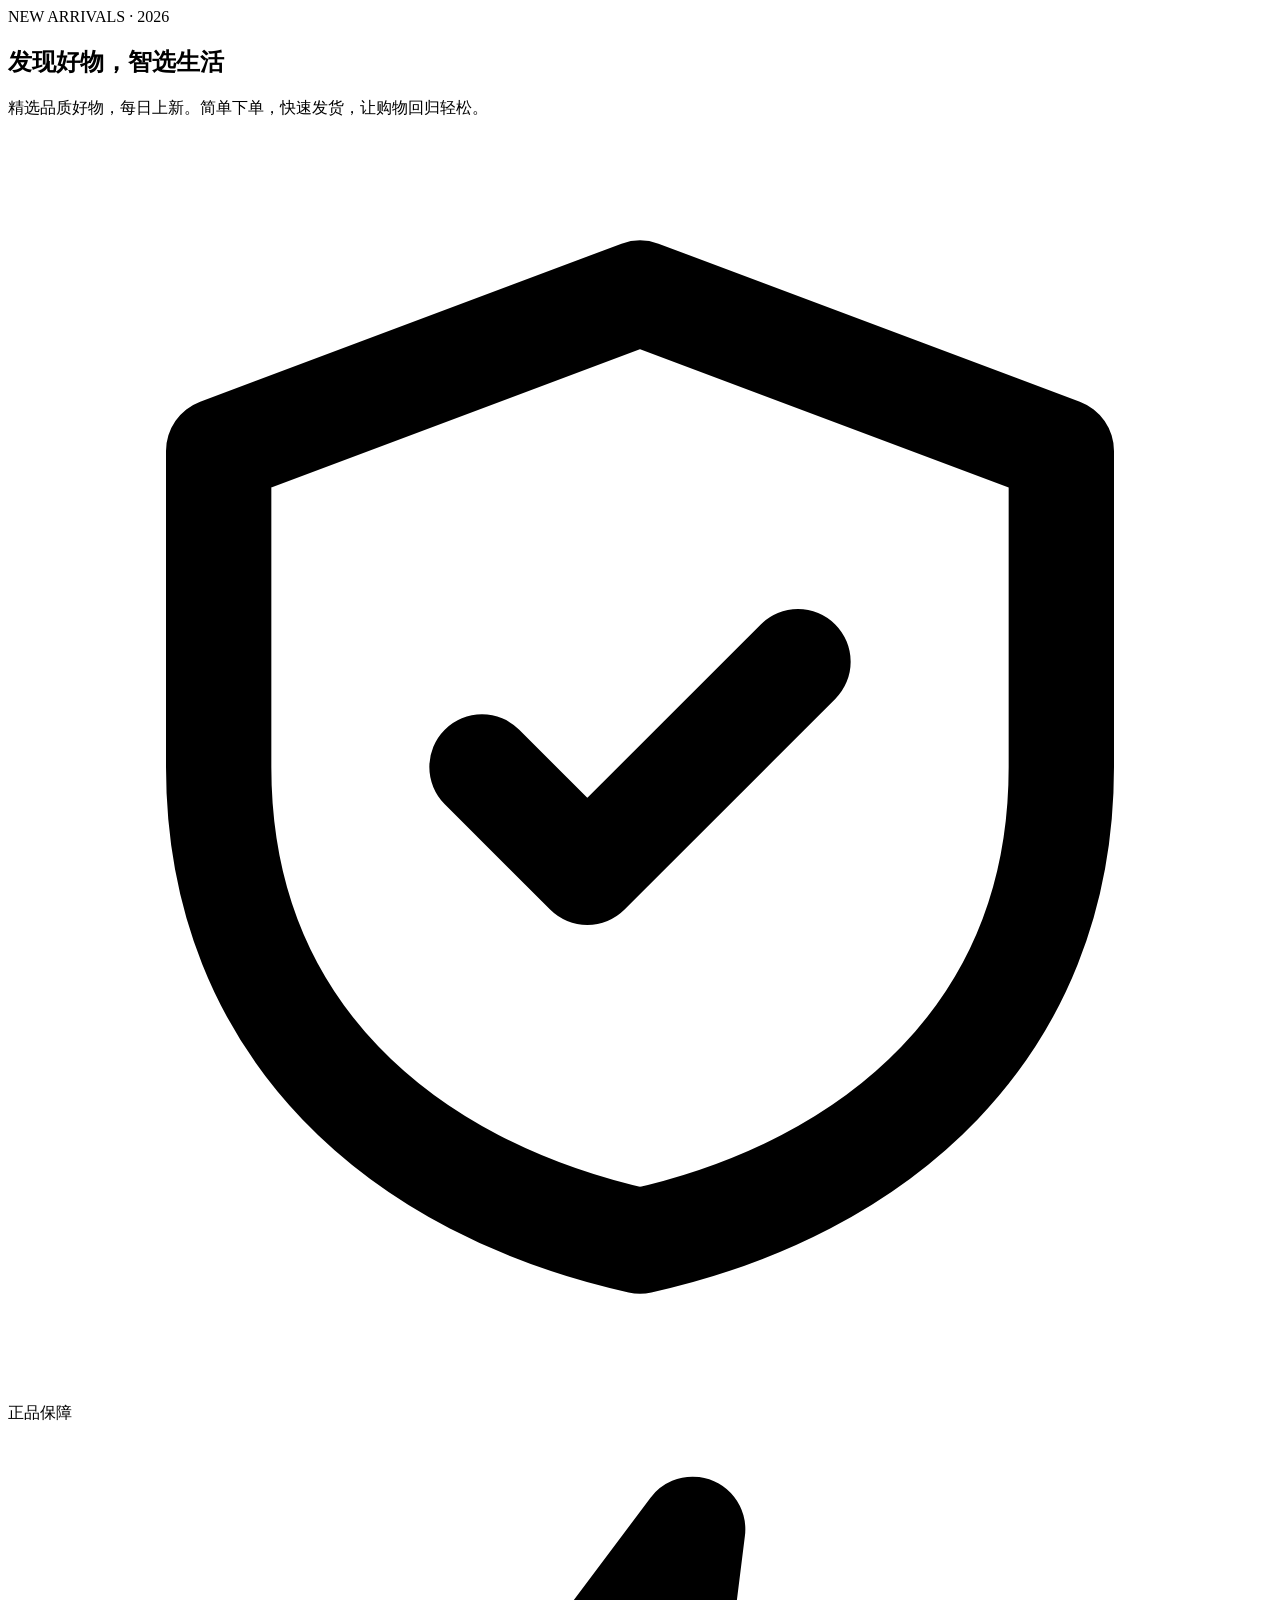
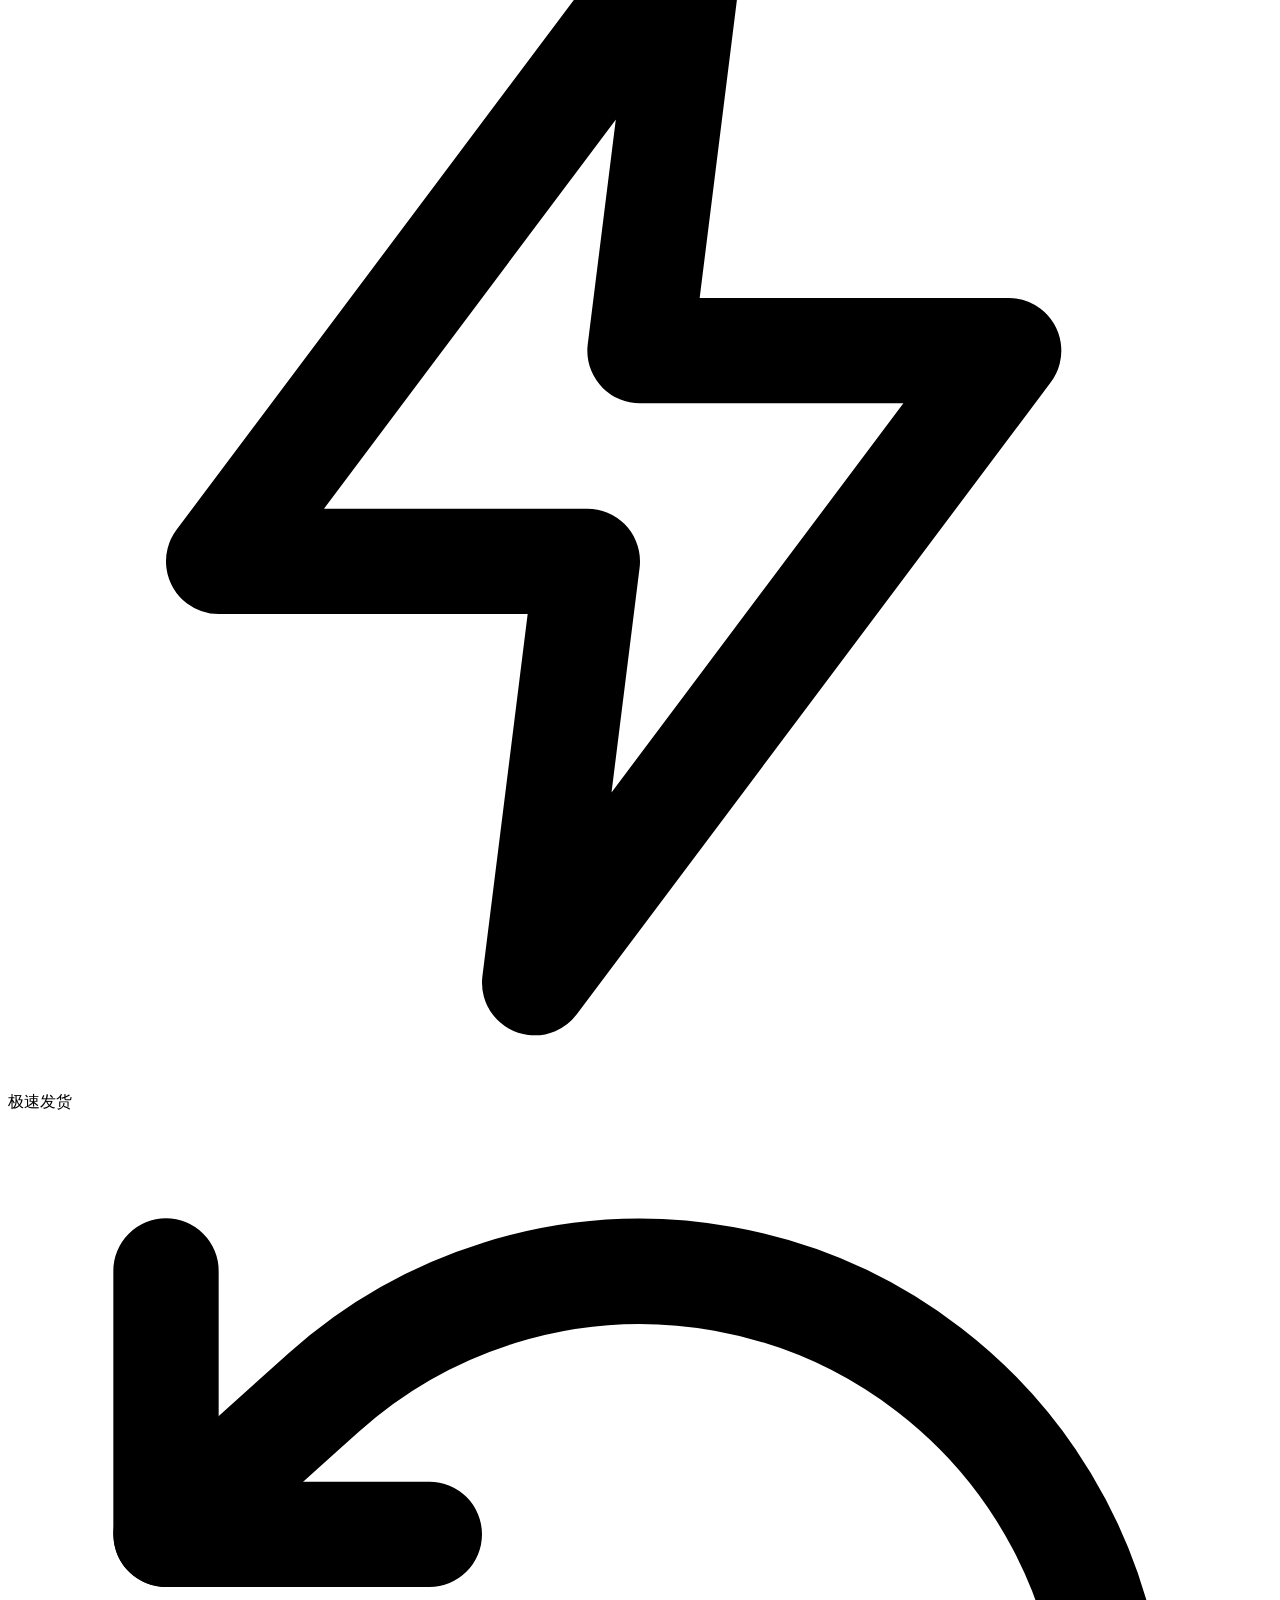
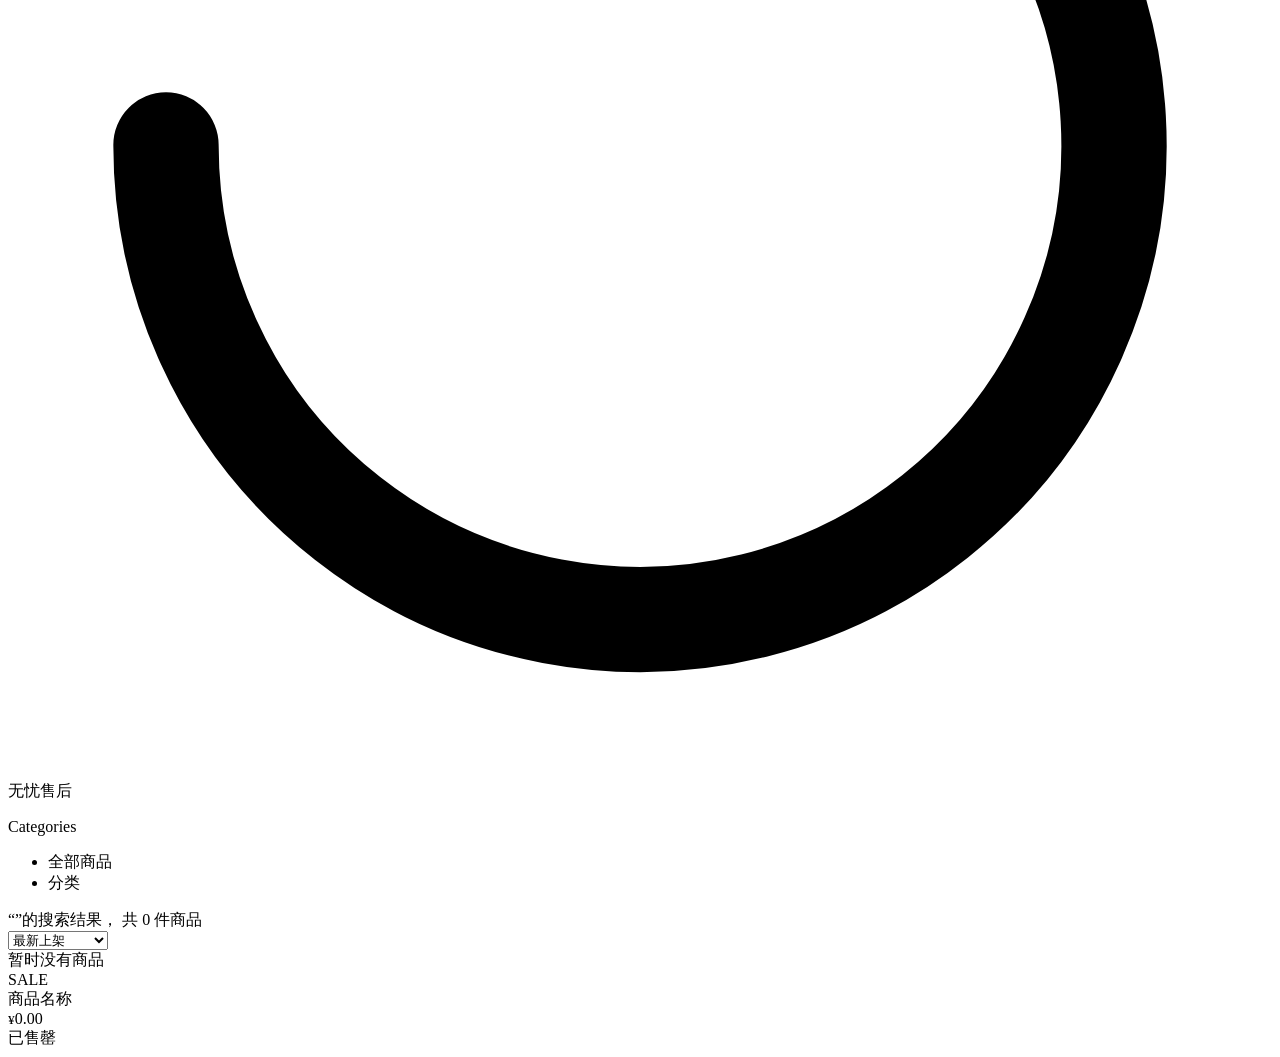
<file: src/main/resources/templates/store/index.html>
<!DOCTYPE html>
<html lang="zh-CN" xmlns:th="http://www.thymeleaf.org">
<head th:replace="~{fragments/layout :: head('首页')}"></head>
<body>
<header th:replace="~{fragments/layout :: storeHeader}"></header>
<main class="container">
    <section class="hero" th:if="${q == null and category == null and products.number == 0}">
        <span class="eyebrow">NEW ARRIVALS · 2026</span>
        <h1>发现好物，<span class="accent">智选生活</span></h1>
        <p>精选品质好物，每日上新。简单下单，快速发货，让购物回归轻松。</p>
        <div class="chips">
            <span class="chip"><svg viewBox="0 0 24 24" fill="none" stroke="currentColor" stroke-width="2" stroke-linecap="round" stroke-linejoin="round"><path d="M12 3 4 6v6c0 5 3.5 8 8 9 4.5-1 8-4 8-9V6l-8-3z"/><path d="m9 12 2 2 4-4"/></svg>正品保障</span>
            <span class="chip"><svg viewBox="0 0 24 24" fill="none" stroke="currentColor" stroke-width="2" stroke-linecap="round" stroke-linejoin="round"><path d="M13 2 4 14h7l-1 8 9-12h-7l1-8z"/></svg>极速发货</span>
            <span class="chip"><svg viewBox="0 0 24 24" fill="none" stroke="currentColor" stroke-width="2" stroke-linecap="round" stroke-linejoin="round"><path d="M3 12a9 9 0 1 0 3-6.7L3 8"/><path d="M3 3v5h5"/></svg>无忧售后</span>
        </div>
    </section>
    <div class="store-layout">
        <aside>
            <p class="side-title">Categories</p>
            <ul class="side-cats">
                <li><a th:href="@{/(q=${q})}" th:classappend="${category == null} ? 'active'">全部商品</a></li>
                <li th:each="c : ${categories}">
                    <a th:href="@{/(category=${c.id},q=${q})}" th:classappend="${category == c.id} ? 'active'" th:text="${c.name}">分类</a>
                </li>
            </ul>
        </aside>
        <section>
            <div class="toolbar">
                <div class="muted">
                    <span th:if="${q}">“<span th:text="${q}"></span>”的搜索结果，</span>
                    共 <span th:text="${products.totalElements}">0</span> 件商品
                </div>
                <form th:action="@{/}" method="get">
                    <input type="hidden" name="q" th:value="${q}">
                    <input type="hidden" name="category" th:value="${category}">
                    <select name="sort" onchange="this.form.submit()">
                        <option value="new" th:selected="${sort == 'new'}">最新上架</option>
                        <option value="price_asc" th:selected="${sort == 'price_asc'}">价格从低到高</option>
                        <option value="price_desc" th:selected="${sort == 'price_desc'}">价格从高到低</option>
                    </select>
                </form>
            </div>

            <div class="card center muted" th:if="${products.empty}">暂时没有商品</div>

            <div class="product-grid">
                <a class="product-card" th:each="p : ${products}" th:href="@{/products/{id}(id=${p.id})}">
                    <div class="thumb">
                        <span class="sale-tag" th:if="${p.hasDiscount()}">SALE</span>
                        <img th:src="${p.mainImage != null} ? ${p.mainImage} : @{/img/placeholder.svg}" th:alt="${p.name}" loading="lazy">
                    </div>
                    <div class="info">
                        <div class="name" th:text="${p.name}">商品名称</div>
                        <div>
                            <span class="price"><small>¥</small><span th:text="${#numbers.formatDecimal(p.price, 1, 2)}">0.00</span></span>
                            <span class="orig" th:if="${p.hasDiscount()}" th:text="'¥' + ${#numbers.formatDecimal(p.originalPrice, 1, 2)}"></span>
                        </div>
                        <div class="soldout" th:if="${p.stock <= 0}">已售罄</div>
                    </div>
                </a>
            </div>

            <nav class="pager" th:if="${products.totalPages > 1}">
                <th:block th:each="i : ${#numbers.sequence(0, products.totalPages - 1)}">
                    <span class="current" th:if="${i == products.number}" th:text="${i + 1}"></span>
                    <a th:unless="${i == products.number}" th:href="@{/(q=${q},category=${category},sort=${sort},page=${i})}" th:text="${i + 1}"></a>
                </th:block>
            </nav>
        </section>
    </div>
</main>
<footer th:replace="~{fragments/layout :: footer}"></footer>
</body>
</html>
</file>
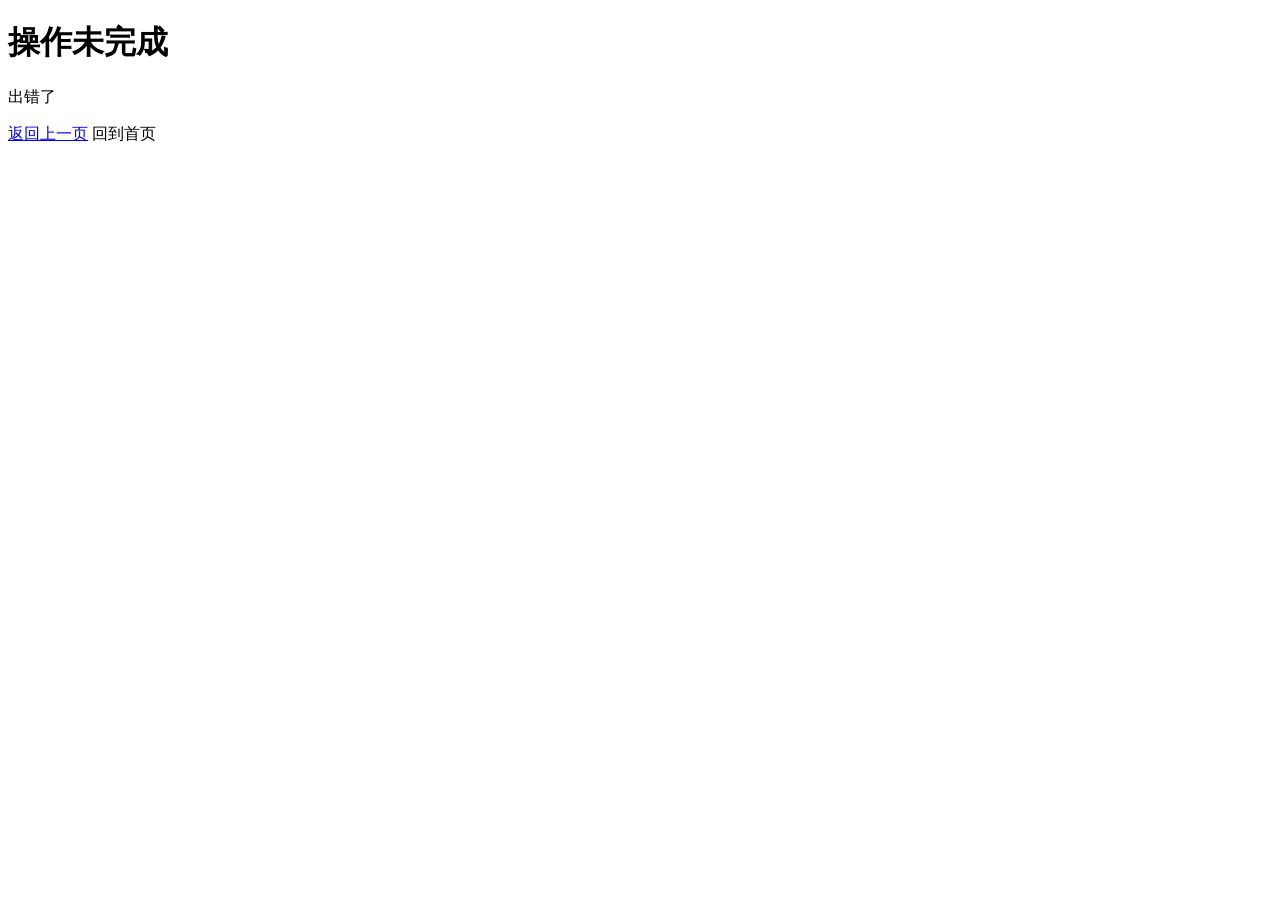
<file: src/main/resources/templates/error-page.html>
<!DOCTYPE html>
<html lang="zh-CN" xmlns:th="http://www.thymeleaf.org">
<head th:replace="~{fragments/layout :: head('出错了')}"></head>
<body>
<header th:replace="~{fragments/layout :: storeHeader}"></header>
<main class="container narrow">
    <div class="card center">
        <h1>操作未完成</h1>
        <p th:text="${message}">出错了</p>
        <p><a href="javascript:history.back()" class="btn">返回上一页</a> <a th:href="@{/}" class="btn ghost">回到首页</a></p>
    </div>
</main>
</body>
</html>
</file>
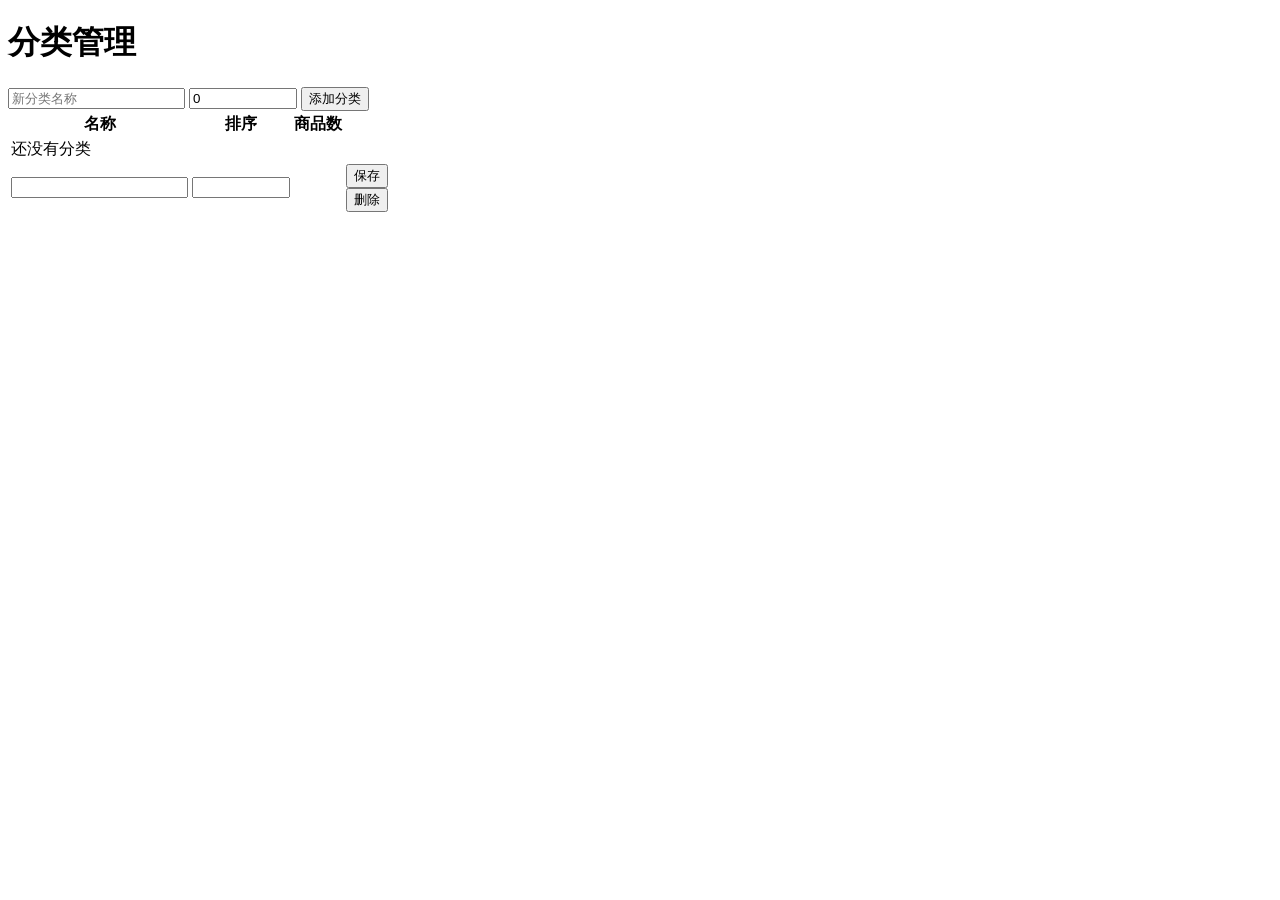
<file: src/main/resources/templates/admin/categories.html>
<!DOCTYPE html>
<html lang="zh-CN" xmlns:th="http://www.thymeleaf.org">
<head th:replace="~{fragments/layout :: head('分类管理')}"></head>
<body>
<header th:replace="~{fragments/layout :: adminHeader('categories')}"></header>
<main class="container" style="max-width:800px">
    <h1>分类管理</h1>
    <div th:replace="~{fragments/layout :: flash}"></div>

    <form class="card actions" th:action="@{/admin/categories}" method="post">
        <input name="name" placeholder="新分类名称" required maxlength="50">
        <input name="sortOrder" type="number" value="0" style="width:100px" title="排序，数字越小越靠前">
        <button type="submit">添加分类</button>
    </form>

    <div class="table-wrap card" style="padding:0">
        <table>
            <thead><tr><th>名称</th><th>排序</th><th class="num">商品数</th><th></th></tr></thead>
            <tbody>
            <tr th:if="${categories.isEmpty()}"><td colspan="4" class="center muted">还没有分类</td></tr>
            <tr th:each="entry : ${categories}" th:with="c=${entry.key}">
                <td>
                    <form th:id="'cat-' + ${c.id}" th:action="@{/admin/categories/{id}(id=${c.id})}" method="post" class="inline"></form>
                    <input name="name" th:value="${c.name}" th:form="'cat-' + ${c.id}" required maxlength="50">
                </td>
                <td><input name="sortOrder" type="number" th:value="${c.sortOrder}" th:form="'cat-' + ${c.id}" style="width:90px"></td>
                <td class="num"><a th:href="@{/admin/products(category=${c.id})}" th:text="${entry.value}"></a></td>
                <td>
                    <div class="actions">
                        <button type="submit" class="small ghost" th:form="'cat-' + ${c.id}">保存</button>
                        <form th:action="@{/admin/categories/{id}/delete(id=${c.id})}" method="post" class="inline"
                              onsubmit="return confirm('确定删除这个分类吗？')">
                            <button type="submit" class="small danger">删除</button>
                        </form>
                    </div>
                </td>
            </tr>
            </tbody>
        </table>
    </div>
</main>
</body>
</html>
</file>
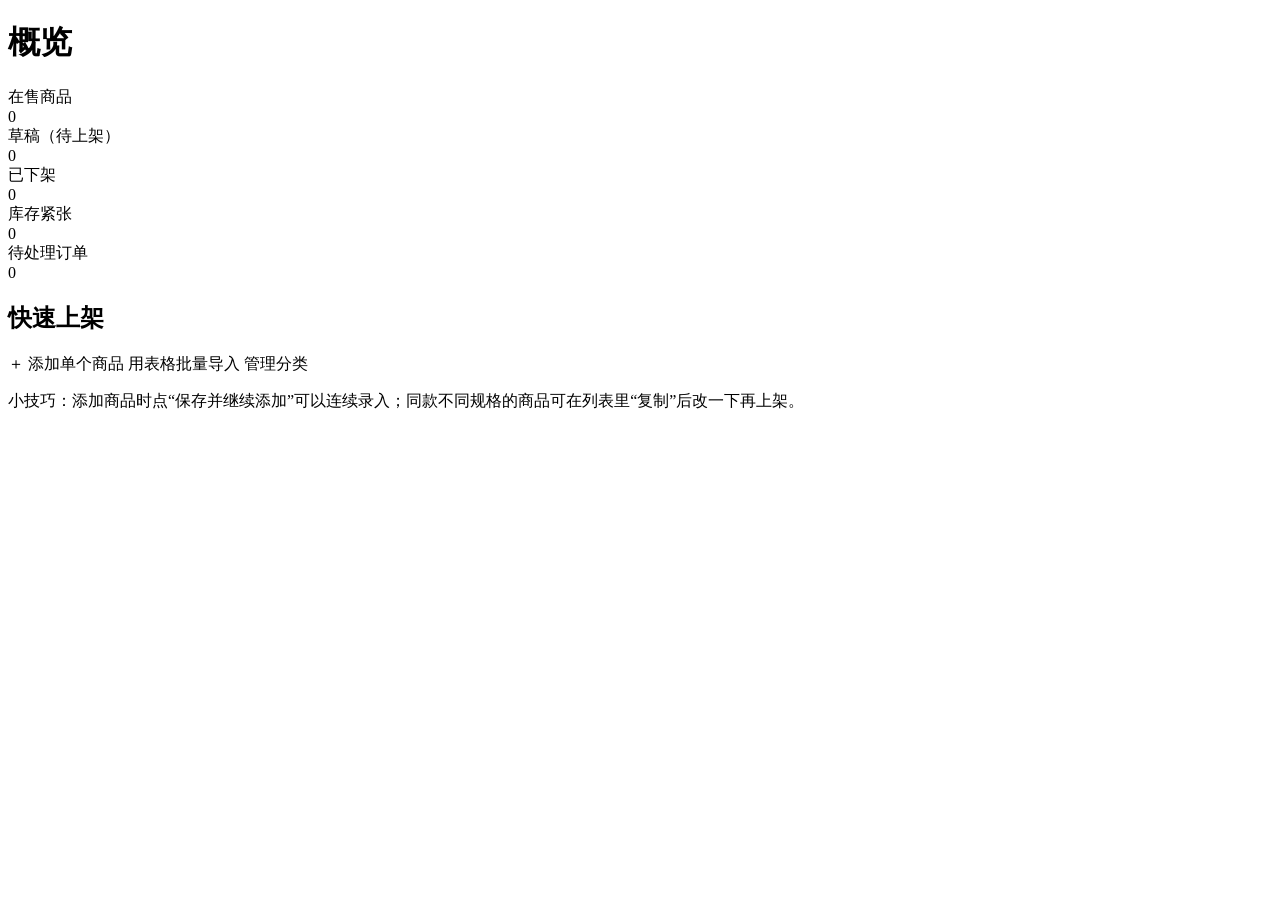
<file: src/main/resources/templates/admin/dashboard.html>
<!DOCTYPE html>
<html lang="zh-CN" xmlns:th="http://www.thymeleaf.org">
<head th:replace="~{fragments/layout :: head('后台概览')}"></head>
<body>
<header th:replace="~{fragments/layout :: adminHeader('dashboard')}"></header>
<main class="container">
    <h1>概览</h1>
    <div class="stats">
        <a class="stat" th:href="@{/admin/products(status='ON_SALE')}"><div class="muted">在售商品</div><div class="n" th:text="${onSale}">0</div></a>
        <a class="stat" th:href="@{/admin/products(status='DRAFT')}"><div class="muted">草稿（待上架）</div><div class="n" th:text="${drafts}">0</div></a>
        <a class="stat" th:href="@{/admin/products(status='OFF_SHELF')}"><div class="muted">已下架</div><div class="n" th:text="${offShelf}">0</div></a>
        <div class="stat"><div class="muted" th:text="'库存 ≤ ' + ${lowStockThreshold} + ' 的在售商品'">库存紧张</div><div class="n" th:classappend="${lowStock > 0} ? 'low-stock'" th:text="${lowStock}">0</div></div>
        <a class="stat" th:href="@{/admin/orders(status='PLACED')}"><div class="muted">待处理订单</div><div class="n" th:text="${pendingOrders}">0</div></a>
    </div>
    <div class="card">
        <h2>快速上架</h2>
        <div class="actions">
            <a th:href="@{/admin/products/new}" class="btn">＋ 添加单个商品</a>
            <a th:href="@{/admin/products/import}" class="btn ghost">用表格批量导入</a>
            <a th:href="@{/admin/categories}" class="btn ghost">管理分类</a>
        </div>
        <p class="muted">小技巧：添加商品时点“保存并继续添加”可以连续录入；同款不同规格的商品可在列表里“复制”后改一下再上架。</p>
    </div>
</main>
</body>
</html>
</file>
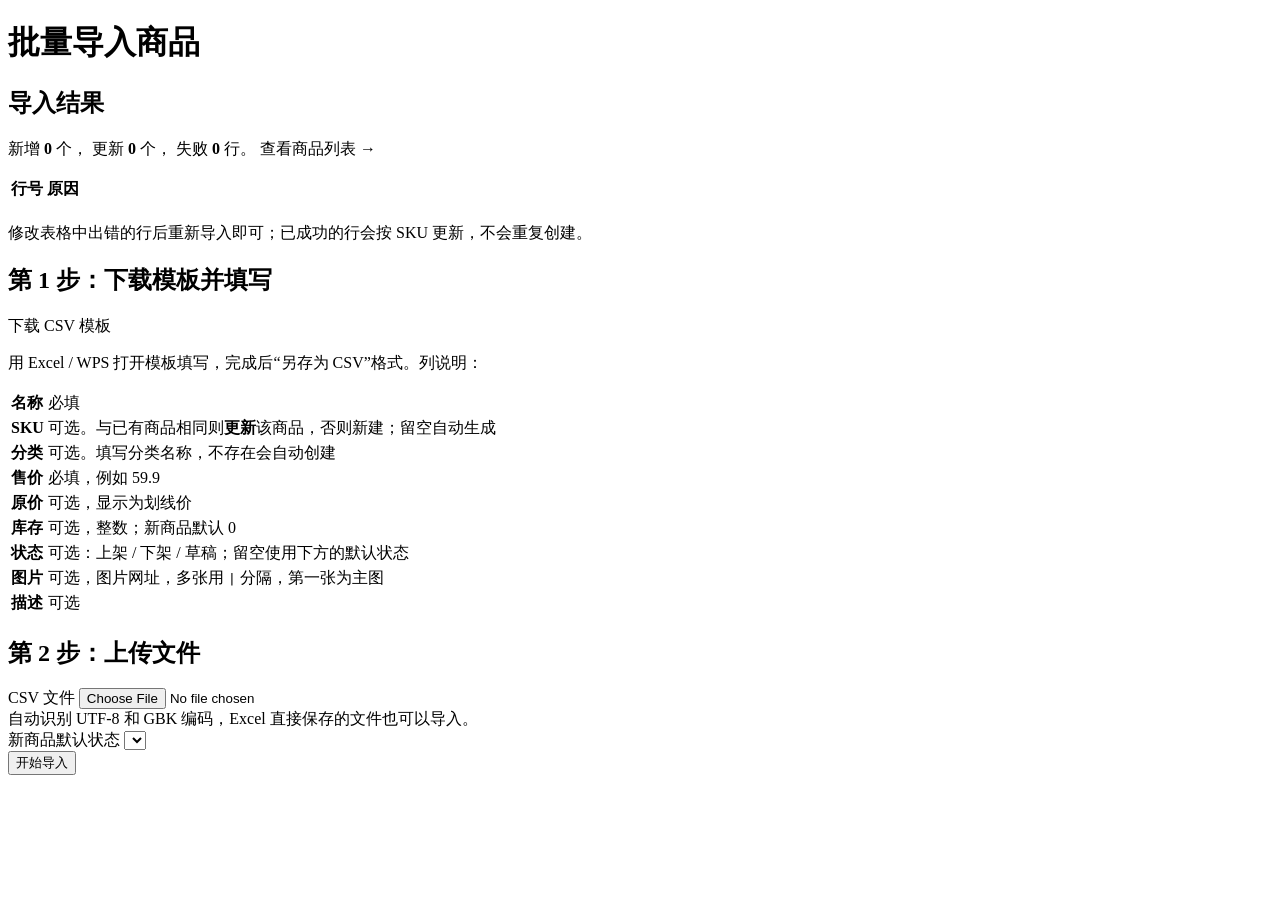
<file: src/main/resources/templates/admin/import.html>
<!DOCTYPE html>
<html lang="zh-CN" xmlns:th="http://www.thymeleaf.org">
<head th:replace="~{fragments/layout :: head('批量导入商品')}"></head>
<body>
<header th:replace="~{fragments/layout :: adminHeader('import')}"></header>
<main class="container" style="max-width:900px">
    <h1>批量导入商品</h1>
    <div th:replace="~{fragments/layout :: flash}"></div>

    <div class="card" th:if="${result}">
        <h2>导入结果</h2>
        <p>
            新增 <strong th:text="${result.created}">0</strong> 个，
            更新 <strong th:text="${result.updated}">0</strong> 个，
            失败 <strong th:classappend="${result.hasErrors()} ? 'low-stock'" th:text="${result.errors.size()}">0</strong> 行。
            <a th:href="@{/admin/products}">查看商品列表 →</a>
        </p>
        <div class="table-wrap" th:if="${result.hasErrors()}">
            <table>
                <thead><tr><th>行号</th><th>原因</th></tr></thead>
                <tbody>
                <tr th:each="e : ${result.errors}"><td th:text="${e.line}"></td><td th:text="${e.message}"></td></tr>
                </tbody>
            </table>
            <p class="muted">修改表格中出错的行后重新导入即可；已成功的行会按 SKU 更新，不会重复创建。</p>
        </div>
    </div>

    <div class="card">
        <h2>第 1 步：下载模板并填写</h2>
        <p><a th:href="@{/admin/products/import/template.csv}" class="btn ghost">下载 CSV 模板</a></p>
        <p class="muted">用 Excel / WPS 打开模板填写，完成后“另存为 CSV”格式。列说明：</p>
        <div class="table-wrap">
            <table>
                <tr><th>名称</th><td>必填</td></tr>
                <tr><th>SKU</th><td>可选。与已有商品相同则<strong>更新</strong>该商品，否则新建；留空自动生成</td></tr>
                <tr><th>分类</th><td>可选。填写分类名称，不存在会自动创建</td></tr>
                <tr><th>售价</th><td>必填，例如 59.9</td></tr>
                <tr><th>原价</th><td>可选，显示为划线价</td></tr>
                <tr><th>库存</th><td>可选，整数；新商品默认 0</td></tr>
                <tr><th>状态</th><td>可选：上架 / 下架 / 草稿；留空使用下方的默认状态</td></tr>
                <tr><th>图片</th><td>可选，图片网址，多张用 <code>|</code> 分隔，第一张为主图</td></tr>
                <tr><th>描述</th><td>可选</td></tr>
            </table>
        </div>
    </div>

    <form class="card" th:action="@{/admin/products/import}" method="post" enctype="multipart/form-data">
        <h2>第 2 步：上传文件</h2>
        <div class="field">
            <label for="file">CSV 文件</label>
            <input id="file" type="file" name="file" accept=".csv,text/csv" required>
            <div class="hint">自动识别 UTF-8 和 GBK 编码，Excel 直接保存的文件也可以导入。</div>
        </div>
        <div class="field">
            <label for="defaultStatus">新商品默认状态</label>
            <select id="defaultStatus" name="defaultStatus" style="max-width:200px">
                <option th:each="s : ${statuses}" th:value="${s}" th:text="${s.label}" th:selected="${s.name() == 'ON_SALE'}"></option>
            </select>
        </div>
        <button type="submit">开始导入</button>
    </form>
</main>
</body>
</html>
</file>
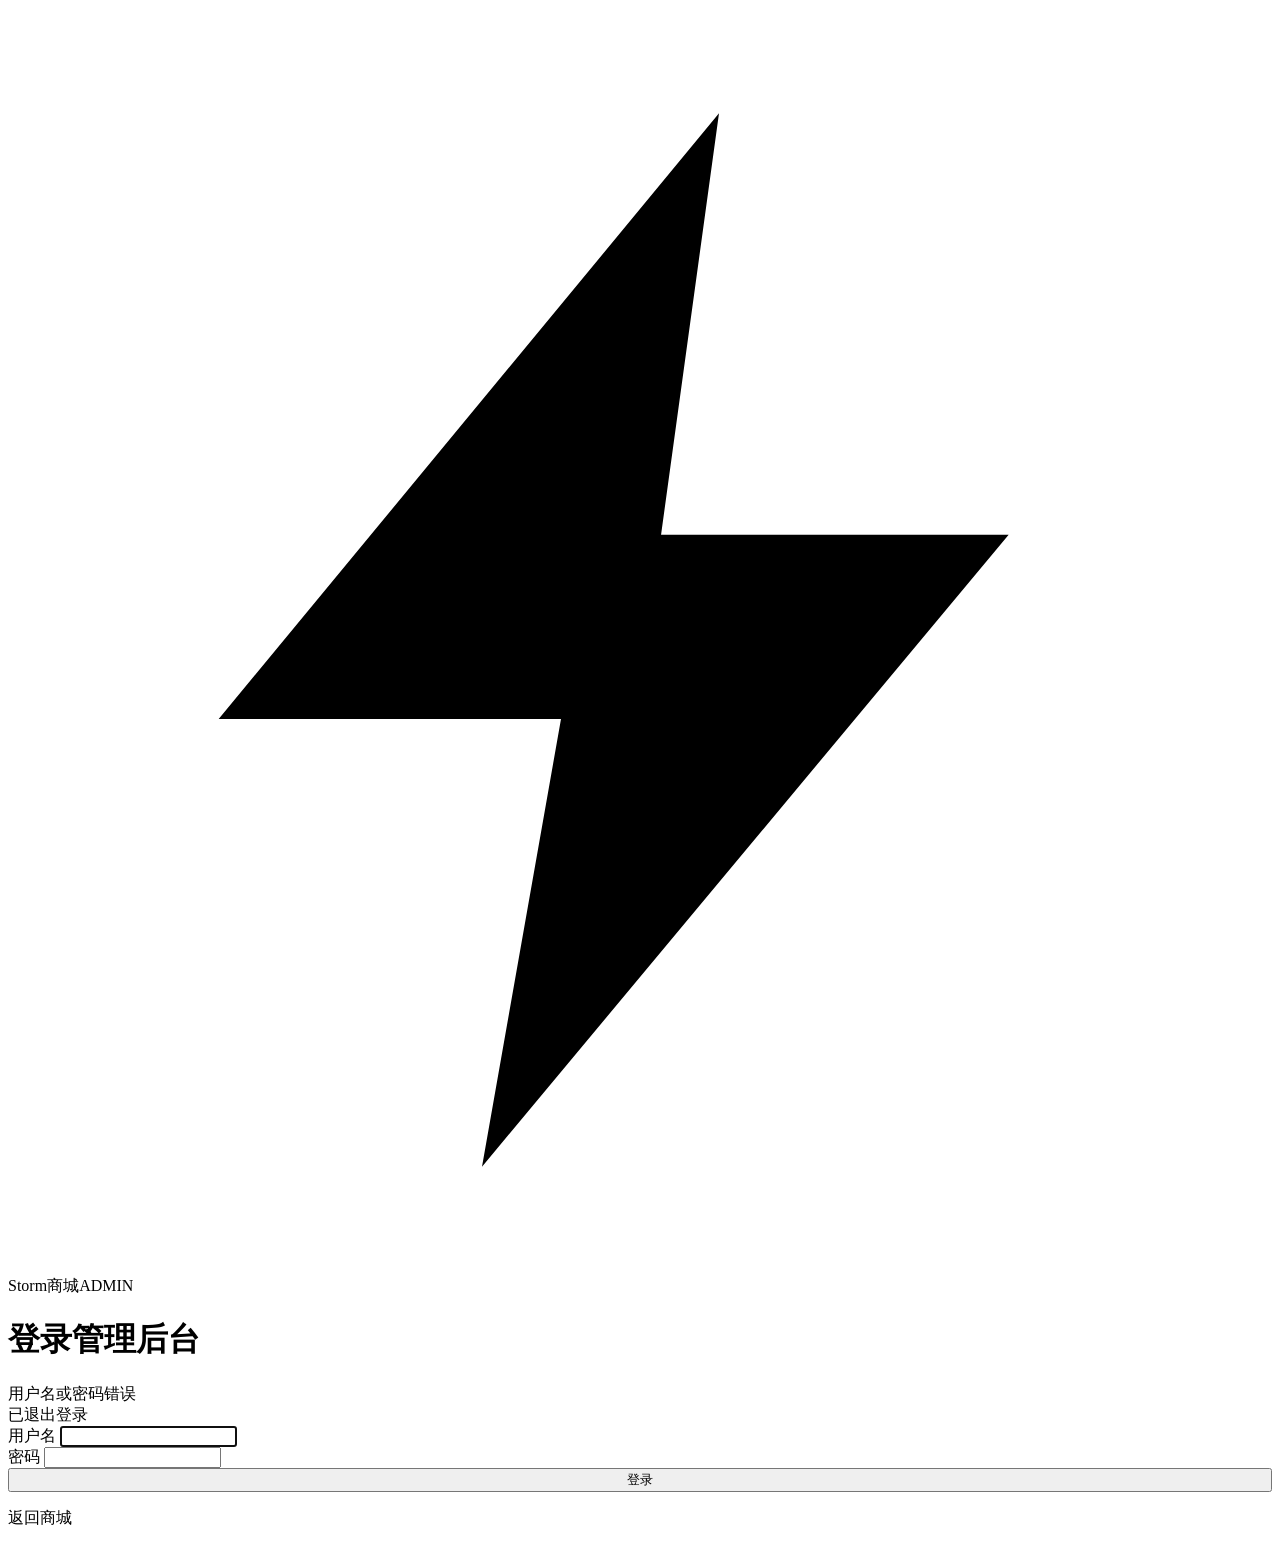
<file: src/main/resources/templates/admin/login.html>
<!DOCTYPE html>
<html lang="zh-CN" xmlns:th="http://www.thymeleaf.org">
<head th:replace="~{fragments/layout :: head('后台登录')}"></head>
<body>
<main class="login-wrap">
    <form class="card login-card" th:action="@{/admin/login}" method="post">
        <span class="brand"><span class="logo-mark"><svg viewBox="0 0 24 24" fill="currentColor"><path d="M13.5 2 4 13.5h6.5L9 22l10-12h-6.6L13.5 2z"/></svg></span><span>Storm<span class="accent">商城</span></span><span class="console">ADMIN</span></span>
        <h1>登录管理后台</h1>
        <div class="alert error" th:if="${param.error}">用户名或密码错误</div>
        <div class="alert success" th:if="${param.logout}">已退出登录</div>
        <div class="field">
            <label for="username">用户名</label>
            <input id="username" name="username" required autofocus autocomplete="username">
        </div>
        <div class="field">
            <label for="password">密码</label>
            <input id="password" name="password" type="password" required autocomplete="current-password">
        </div>
        <button type="submit" style="width:100%">登录</button>
        <p class="center"><a th:href="@{/}">返回商城</a></p>
    </form>
</main>
</body>
</html>
</file>
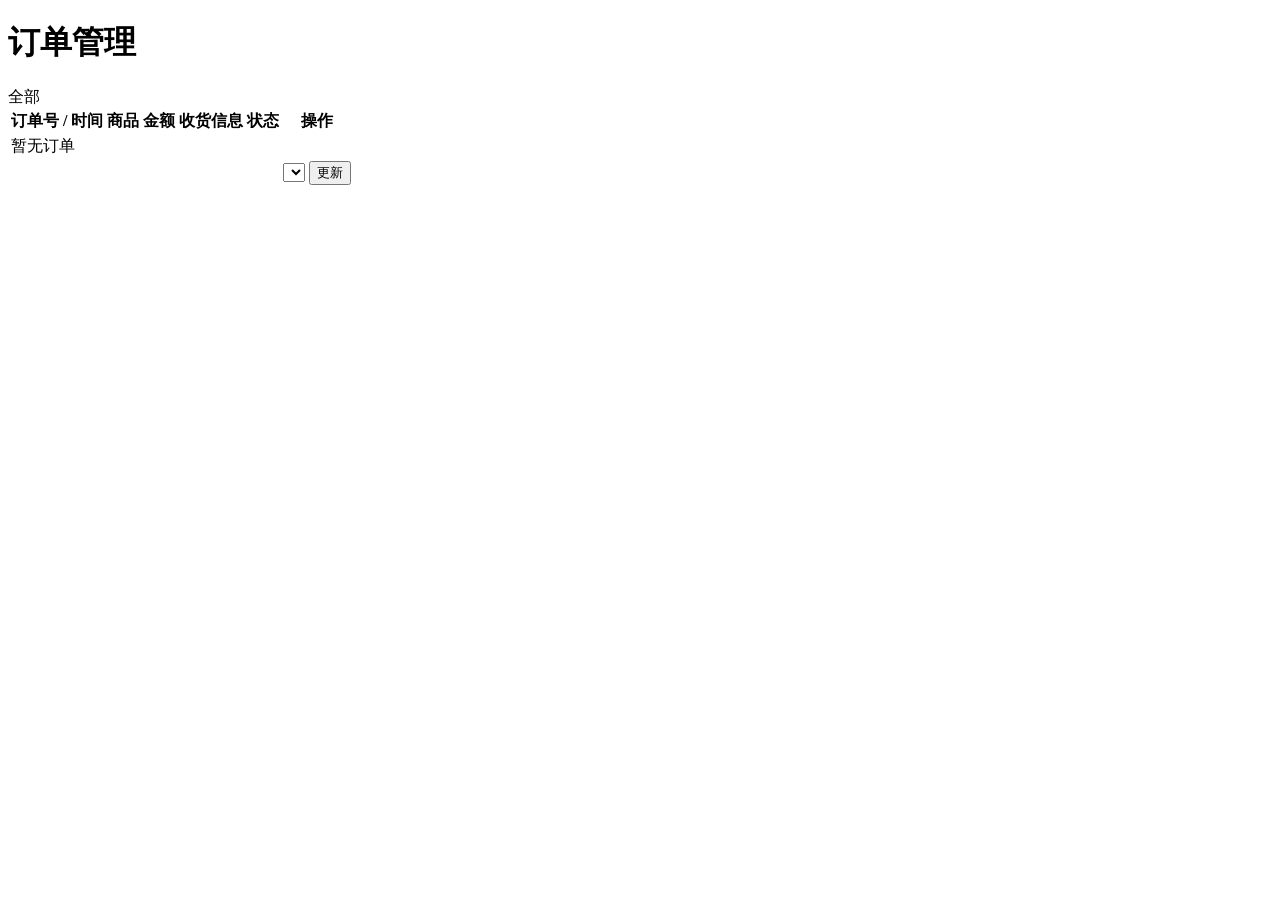
<file: src/main/resources/templates/admin/orders.html>
<!DOCTYPE html>
<html lang="zh-CN" xmlns:th="http://www.thymeleaf.org">
<head th:replace="~{fragments/layout :: head('订单管理')}"></head>
<body>
<header th:replace="~{fragments/layout :: adminHeader('orders')}"></header>
<main class="container">
    <h1>订单管理</h1>
    <div th:replace="~{fragments/layout :: flash}"></div>

    <div class="filters">
        <a th:href="@{/admin/orders}" class="btn small" th:classappend="${status != null} ? 'ghost'">全部</a>
        <a th:each="s : ${statuses}" th:href="@{/admin/orders(status=${s})}" class="btn small"
           th:classappend="${s != status} ? 'ghost'" th:text="${s.label}"></a>
    </div>

    <div class="table-wrap card" style="padding:0">
        <table>
            <thead><tr><th>订单号 / 时间</th><th>商品</th><th class="num">金额</th><th>收货信息</th><th>状态</th><th>操作</th></tr></thead>
            <tbody>
            <tr th:if="${orders.empty}"><td colspan="6" class="center muted">暂无订单</td></tr>
            <tr th:each="o : ${orders}">
                <td>
                    <div class="mono" th:text="${o.orderNo}"></div>
                    <div class="muted" style="font-size:.85rem" th:text="${#temporals.format(o.createdAt, 'yyyy-MM-dd HH:mm')}"></div>
                </td>
                <td>
                    <div th:each="i : ${o.items}" th:text="${i.productName} + ' × ' + ${i.quantity}"></div>
                </td>
                <td class="num price" th:text="'¥' + ${#numbers.formatDecimal(o.total, 1, 2)}"></td>
                <td>
                    <div th:text="${o.customerName} + '  ' + ${o.phone}"></div>
                    <div class="muted" style="font-size:.85rem" th:text="${o.address}"></div>
                    <div class="muted" style="font-size:.85rem" th:if="${o.note}" th:text="'备注：' + ${o.note}"></div>
                </td>
                <td><span class="tag" th:classappend="${o.status}" th:text="${o.status.label}"></span></td>
                <td>
                    <form th:unless="${o.status.name() == 'CANCELLED'}" th:action="@{/admin/orders/{id}/status(id=${o.id})}" method="post" class="actions"
                          onsubmit="return this.status.value !== 'CANCELLED' || confirm('取消订单会把库存加回去，确定吗？')">
                        <select name="status">
                            <option th:each="s : ${statuses}" th:value="${s}" th:text="${s.label}" th:selected="${s == o.status}"></option>
                        </select>
                        <button type="submit" class="small ghost">更新</button>
                    </form>
                </td>
            </tr>
            </tbody>
        </table>
    </div>

    <nav class="pager" th:if="${orders.totalPages > 1}">
        <th:block th:each="i : ${#numbers.sequence(0, orders.totalPages - 1)}">
            <span class="current" th:if="${i == orders.number}" th:text="${i + 1}"></span>
            <a th:unless="${i == orders.number}" th:href="@{/admin/orders(status=${status},page=${i})}" th:text="${i + 1}"></a>
        </th:block>
    </nav>
</main>
</body>
</html>
</file>
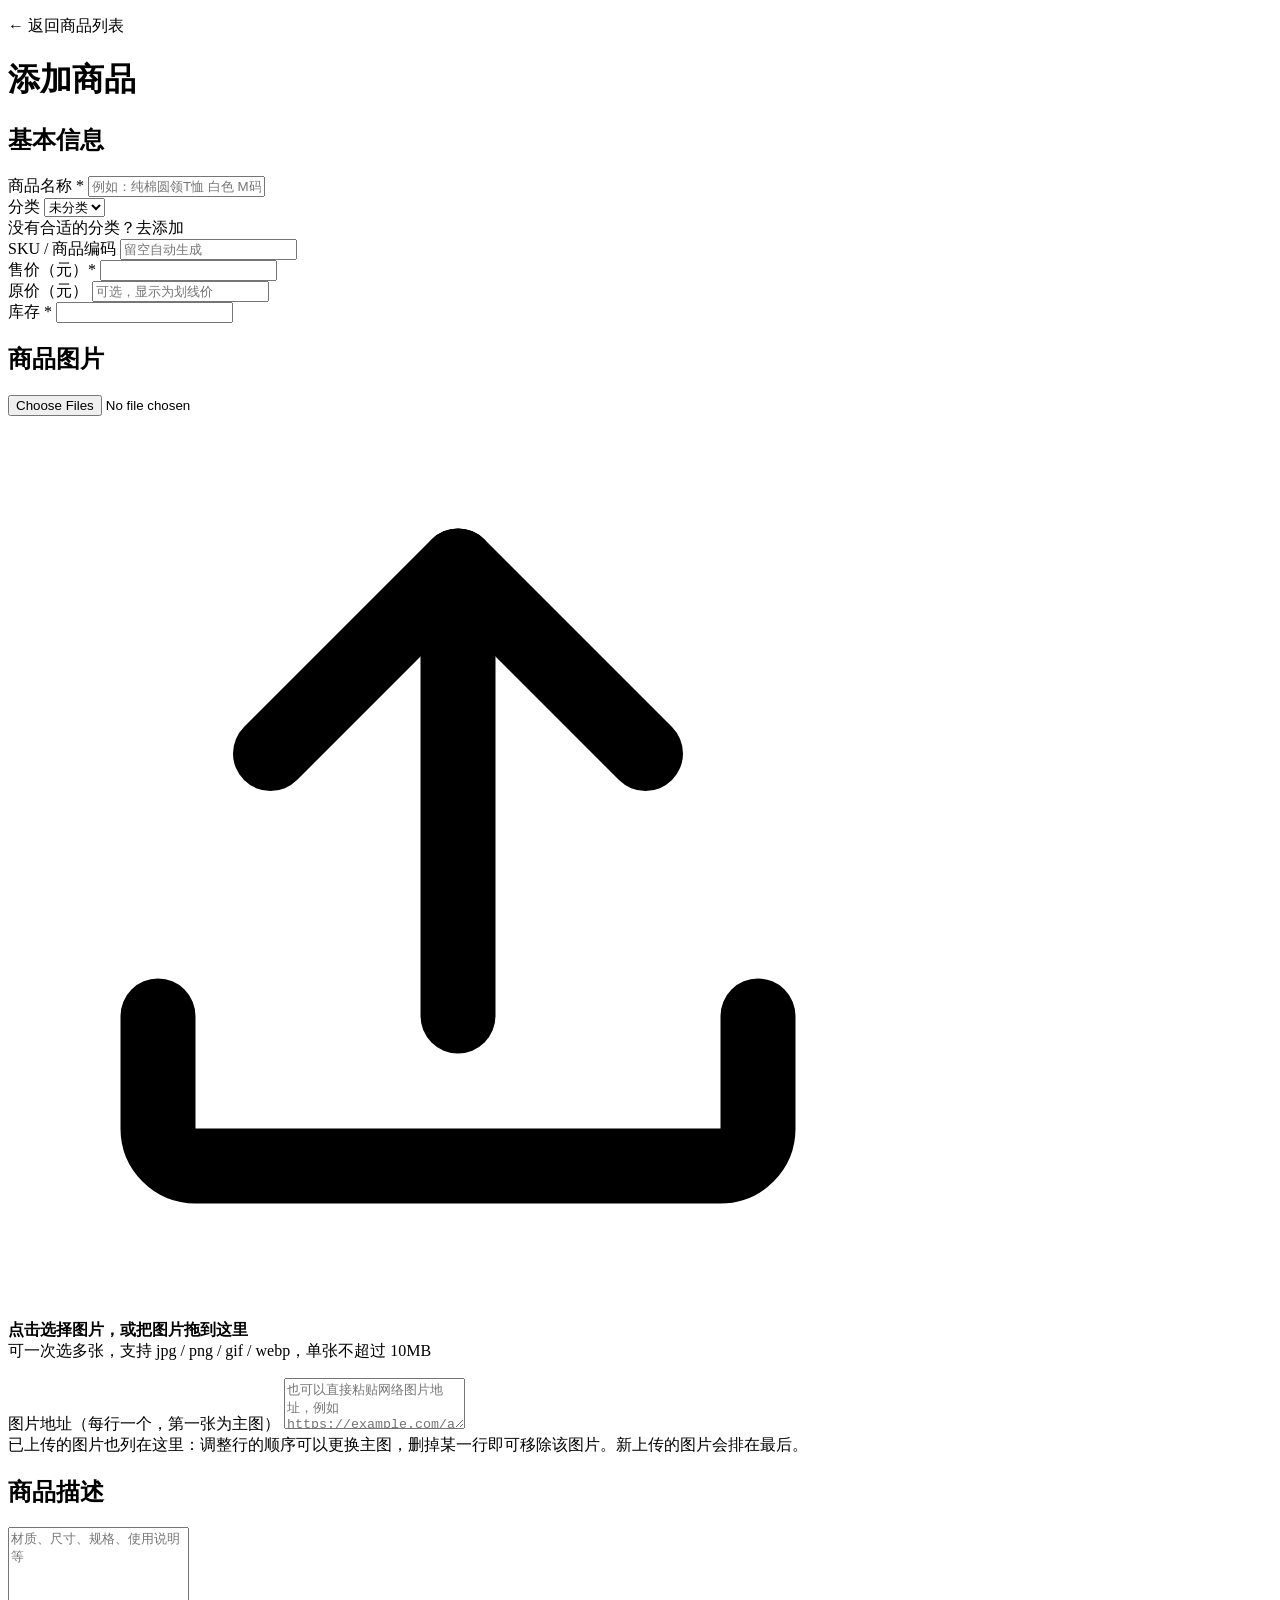
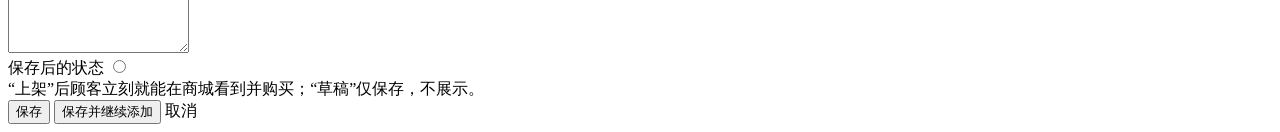
<file: src/main/resources/templates/admin/product-form.html>
<!DOCTYPE html>
<html lang="zh-CN" xmlns:th="http://www.thymeleaf.org">
<head th:replace="~{fragments/layout :: head(${form.id == null} ? '添加商品' : '编辑商品')}"></head>
<body>
<header th:replace="~{fragments/layout :: adminHeader('products')}"></header>
<main class="container" style="max-width:900px">
    <p><a th:href="@{/admin/products}">← 返回商品列表</a></p>
    <h1 th:text="${form.id == null} ? '添加商品' : '编辑商品'">添加商品</h1>
    <div th:replace="~{fragments/layout :: flash}"></div>

    <form th:action="@{/admin/products/save}" th:object="${form}" method="post" enctype="multipart/form-data">
        <input type="hidden" th:field="*{id}">

        <div class="card">
            <h2>基本信息</h2>
            <div class="field">
                <label for="name">商品名称 *</label>
                <input id="name" th:field="*{name}" required maxlength="200" placeholder="例如：纯棉圆领T恤 白色 M码">
                <div class="err" th:errors="*{name}"></div>
            </div>
            <div class="grid-2">
                <div class="field">
                    <label for="categoryId">分类</label>
                    <select id="categoryId" th:field="*{categoryId}">
                        <option value="">未分类</option>
                        <option th:each="c : ${categories}" th:value="${c.id}" th:text="${c.name}"></option>
                    </select>
                    <div class="hint">没有合适的分类？<a th:href="@{/admin/categories}" target="_blank">去添加</a></div>
                </div>
                <div class="field">
                    <label for="sku">SKU / 商品编码</label>
                    <input id="sku" th:field="*{sku}" maxlength="64" placeholder="留空自动生成">
                    <div class="err" th:errors="*{sku}"></div>
                </div>
            </div>
            <div class="grid-3">
                <div class="field">
                    <label for="price">售价（元）*</label>
                    <input id="price" th:field="*{price}" type="number" step="0.01" min="0" required>
                    <div class="err" th:errors="*{price}"></div>
                </div>
                <div class="field">
                    <label for="originalPrice">原价（元）</label>
                    <input id="originalPrice" th:field="*{originalPrice}" type="number" step="0.01" min="0" placeholder="可选，显示为划线价">
                    <div class="err" th:errors="*{originalPrice}"></div>
                </div>
                <div class="field">
                    <label for="stock">库存 *</label>
                    <input id="stock" th:field="*{stock}" type="number" min="0" required>
                    <div class="err" th:errors="*{stock}"></div>
                </div>
            </div>
        </div>

        <div class="card">
            <h2>商品图片</h2>
            <label class="dropzone" id="dropzone">
                <input type="file" id="images" name="images" accept="image/*" multiple>
                <div class="icon"><svg viewBox="0 0 24 24" fill="none" stroke="currentColor" stroke-width="2" stroke-linecap="round" stroke-linejoin="round"><path d="M12 16V4"/><path d="m7 9 5-5 5 5"/><path d="M4 16v3a1 1 0 0 0 1 1h14a1 1 0 0 0 1-1v-3"/></svg></div>
                <strong>点击选择图片，或把图片拖到这里</strong>
                <div class="muted">可一次选多张，支持 jpg / png / gif / webp，单张不超过 10MB</div>
            </label>
            <div class="previews" id="newPreviews"></div>

            <div class="field" style="margin-top:16px">
                <label for="imageUrlsText">图片地址（每行一个，第一张为主图）</label>
                <textarea id="imageUrlsText" th:field="*{imageUrlsText}" rows="3" placeholder="也可以直接粘贴网络图片地址，例如 https://example.com/a.jpg"></textarea>
                <div class="hint">已上传的图片也列在这里：调整行的顺序可以更换主图，删掉某一行即可移除该图片。新上传的图片会排在最后。</div>
            </div>
            <div class="previews" id="urlPreviews"></div>
        </div>

        <div class="card">
            <h2>商品描述</h2>
            <textarea th:field="*{description}" rows="8" maxlength="10000" placeholder="材质、尺寸、规格、使用说明等"></textarea>
            <div class="err" th:errors="*{description}"></div>
        </div>

        <div class="card">
            <div class="field">
                <label>保存后的状态</label>
                <label th:each="s : ${statuses}" style="display:inline-block;font-weight:400;margin-right:18px">
                    <input type="radio" th:field="*{status}" th:value="${s}"> <span th:text="${s.label}"></span>
                </label>
                <div class="hint">“上架”后顾客立刻就能在商城看到并购买；“草稿”仅保存，不展示。</div>
            </div>
            <div class="actions">
                <button type="submit">保存</button>
                <button type="submit" name="next" value="new" class="ghost" th:if="${form.id == null}">保存并继续添加</button>
                <a th:href="@{/admin/products}" class="btn ghost">取消</a>
            </div>
        </div>
    </form>
</main>
<script>
    (function () {
        var input = document.getElementById('images');
        var zone = document.getElementById('dropzone');
        var newPreviews = document.getElementById('newPreviews');
        var urls = document.getElementById('imageUrlsText');
        var urlPreviews = document.getElementById('urlPreviews');

        function showFiles() {
            newPreviews.innerHTML = '';
            Array.prototype.forEach.call(input.files, function (file) {
                var fig = document.createElement('figure');
                var img = document.createElement('img');
                img.src = URL.createObjectURL(file);
                var cap = document.createElement('figcaption');
                cap.textContent = '待上传';
                fig.appendChild(img);
                fig.appendChild(cap);
                newPreviews.appendChild(fig);
            });
        }

        function showUrls() {
            urlPreviews.innerHTML = '';
            urls.value.split(/\r?\n/).map(function (s) { return s.trim(); }).filter(Boolean).forEach(function (u, i) {
                var fig = document.createElement('figure');
                var img = document.createElement('img');
                img.src = u;
                var cap = document.createElement('figcaption');
                cap.textContent = i === 0 ? '主图' : '第 ' + (i + 1) + ' 张';
                fig.appendChild(img);
                fig.appendChild(cap);
                urlPreviews.appendChild(fig);
            });
        }

        input.addEventListener('change', showFiles);
        urls.addEventListener('input', showUrls);
        ['dragenter', 'dragover'].forEach(function (e) {
            zone.addEventListener(e, function (ev) { ev.preventDefault(); zone.classList.add('drag'); });
        });
        ['dragleave', 'drop'].forEach(function (e) {
            zone.addEventListener(e, function (ev) { ev.preventDefault(); zone.classList.remove('drag'); });
        });
        zone.addEventListener('drop', function (ev) {
            if (ev.dataTransfer && ev.dataTransfer.files.length) {
                input.files = ev.dataTransfer.files;
                showFiles();
            }
        });
        showUrls();
    })();
</script>
</body>
</html>
</file>
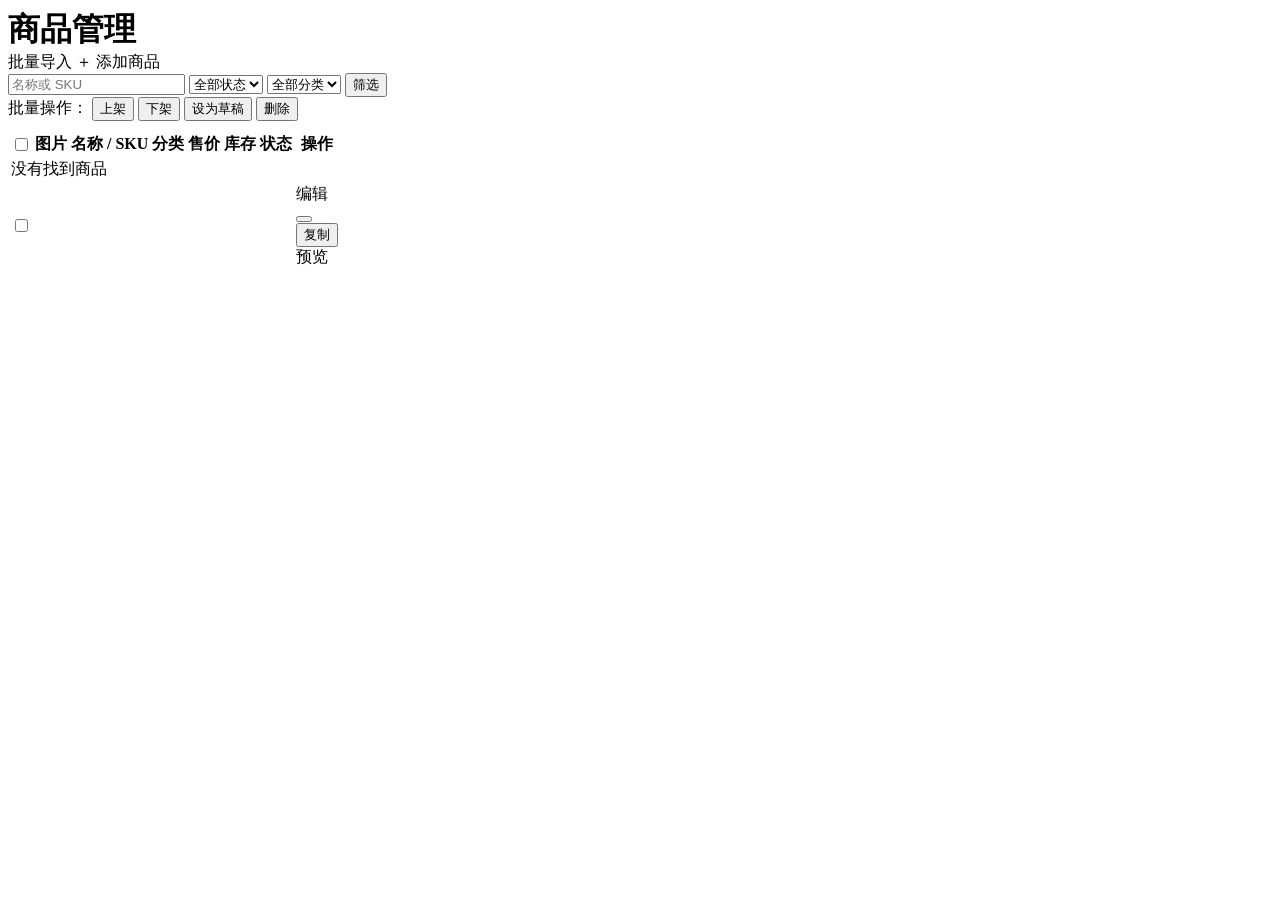
<file: src/main/resources/templates/admin/products.html>
<!DOCTYPE html>
<html lang="zh-CN" xmlns:th="http://www.thymeleaf.org">
<head th:replace="~{fragments/layout :: head('商品管理')}"></head>
<body>
<header th:replace="~{fragments/layout :: adminHeader('products')}"></header>
<main class="container">
    <div class="toolbar">
        <h1 style="margin:0">商品管理</h1>
        <div class="actions">
            <a th:href="@{/admin/products/import}" class="btn ghost">批量导入</a>
            <a th:href="@{/admin/products/new}" class="btn">＋ 添加商品</a>
        </div>
    </div>
    <div th:replace="~{fragments/layout :: flash}"></div>

    <form class="filters" th:action="@{/admin/products}" method="get">
        <input type="search" name="q" th:value="${q}" placeholder="名称或 SKU">
        <select name="status">
            <option value="">全部状态</option>
            <option th:each="s : ${statuses}" th:value="${s}" th:text="${s.label}" th:selected="${s == status}"></option>
        </select>
        <select name="category">
            <option value="">全部分类</option>
            <option th:each="c : ${categories}" th:value="${c.id}" th:text="${c.name}" th:selected="${c.id == category}"></option>
        </select>
        <button type="submit" class="ghost">筛选</button>
    </form>

    <form id="batchForm" th:action="@{/admin/products/batch}" method="post"
          onsubmit="return this.op.value !== 'delete' || confirm('确定删除选中的商品吗？此操作不可恢复。')">
        <input type="hidden" name="back" th:value="${back}">
        <input type="hidden" name="op" value="">
    </form>
    <div class="actions" style="margin-bottom:10px">
        <span class="muted">批量操作：</span>
        <button type="button" class="small ghost" onclick="batch('ON_SALE')">上架</button>
        <button type="button" class="small ghost" onclick="batch('OFF_SHELF')">下架</button>
        <button type="button" class="small ghost" onclick="batch('DRAFT')">设为草稿</button>
        <button type="button" class="small danger" onclick="batch('delete')">删除</button>
    </div>

    <div class="table-wrap card" style="padding:0">
        <table>
            <thead>
            <tr>
                <th><input type="checkbox" onclick="document.querySelectorAll('input[name=ids]').forEach(c => c.checked = this.checked)"></th>
                <th>图片</th><th>名称 / SKU</th><th>分类</th><th class="num">售价</th><th class="num">库存</th><th>状态</th><th>操作</th>
            </tr>
            </thead>
            <tbody>
            <tr th:if="${products.empty}"><td colspan="8" class="center muted">没有找到商品</td></tr>
            <tr th:each="p : ${products}">
                <td><input type="checkbox" name="ids" th:value="${p.id}" form="batchForm"></td>
                <td><img class="mini-thumb" th:src="${p.mainImage != null} ? ${p.mainImage} : @{/img/placeholder.svg}" alt=""></td>
                <td>
                    <a th:href="@{/admin/products/{id}/edit(id=${p.id})}" th:text="${p.name}"></a>
                    <div class="sku" th:text="${p.sku}"></div>
                </td>
                <td th:text="${p.category?.name} ?: '—'"></td>
                <td class="num" th:text="'¥' + ${#numbers.formatDecimal(p.price, 1, 2)}"></td>
                <td class="num" th:classappend="${p.stock <= 5} ? 'low-stock'" th:text="${p.stock}"></td>
                <td><span class="tag" th:classappend="${p.status}" th:text="${p.status.label}"></span></td>
                <td>
                    <div class="actions">
                        <a th:href="@{/admin/products/{id}/edit(id=${p.id})}">编辑</a>
                        <form th:action="@{/admin/products/{id}/status(id=${p.id})}" method="post" class="inline">
                            <input type="hidden" name="back" th:value="${back}">
                            <input type="hidden" name="status" th:value="${p.onSale} ? 'OFF_SHELF' : 'ON_SALE'">
                            <button type="submit" class="link" th:text="${p.onSale} ? '下架' : '上架'"></button>
                        </form>
                        <form th:action="@{/admin/products/{id}/duplicate(id=${p.id})}" method="post" class="inline">
                            <button type="submit" class="link">复制</button>
                        </form>
                        <a th:if="${p.onSale}" th:href="@{/products/{id}(id=${p.id})}" target="_blank">预览</a>
                    </div>
                </td>
            </tr>
            </tbody>
        </table>
    </div>

    <nav class="pager" th:if="${products.totalPages > 1}">
        <th:block th:each="i : ${#numbers.sequence(0, products.totalPages - 1)}">
            <span class="current" th:if="${i == products.number}" th:text="${i + 1}"></span>
            <a th:unless="${i == products.number}" th:href="@{/admin/products(q=${q},status=${status},category=${category},page=${i})}" th:text="${i + 1}"></a>
        </th:block>
    </nav>
</main>
<script>
    function batch(action) {
        var form = document.getElementById('batchForm');
        form.op.value = action;
        if (form.onsubmit()) form.submit();
    }
</script>
</body>
</html>
</file>
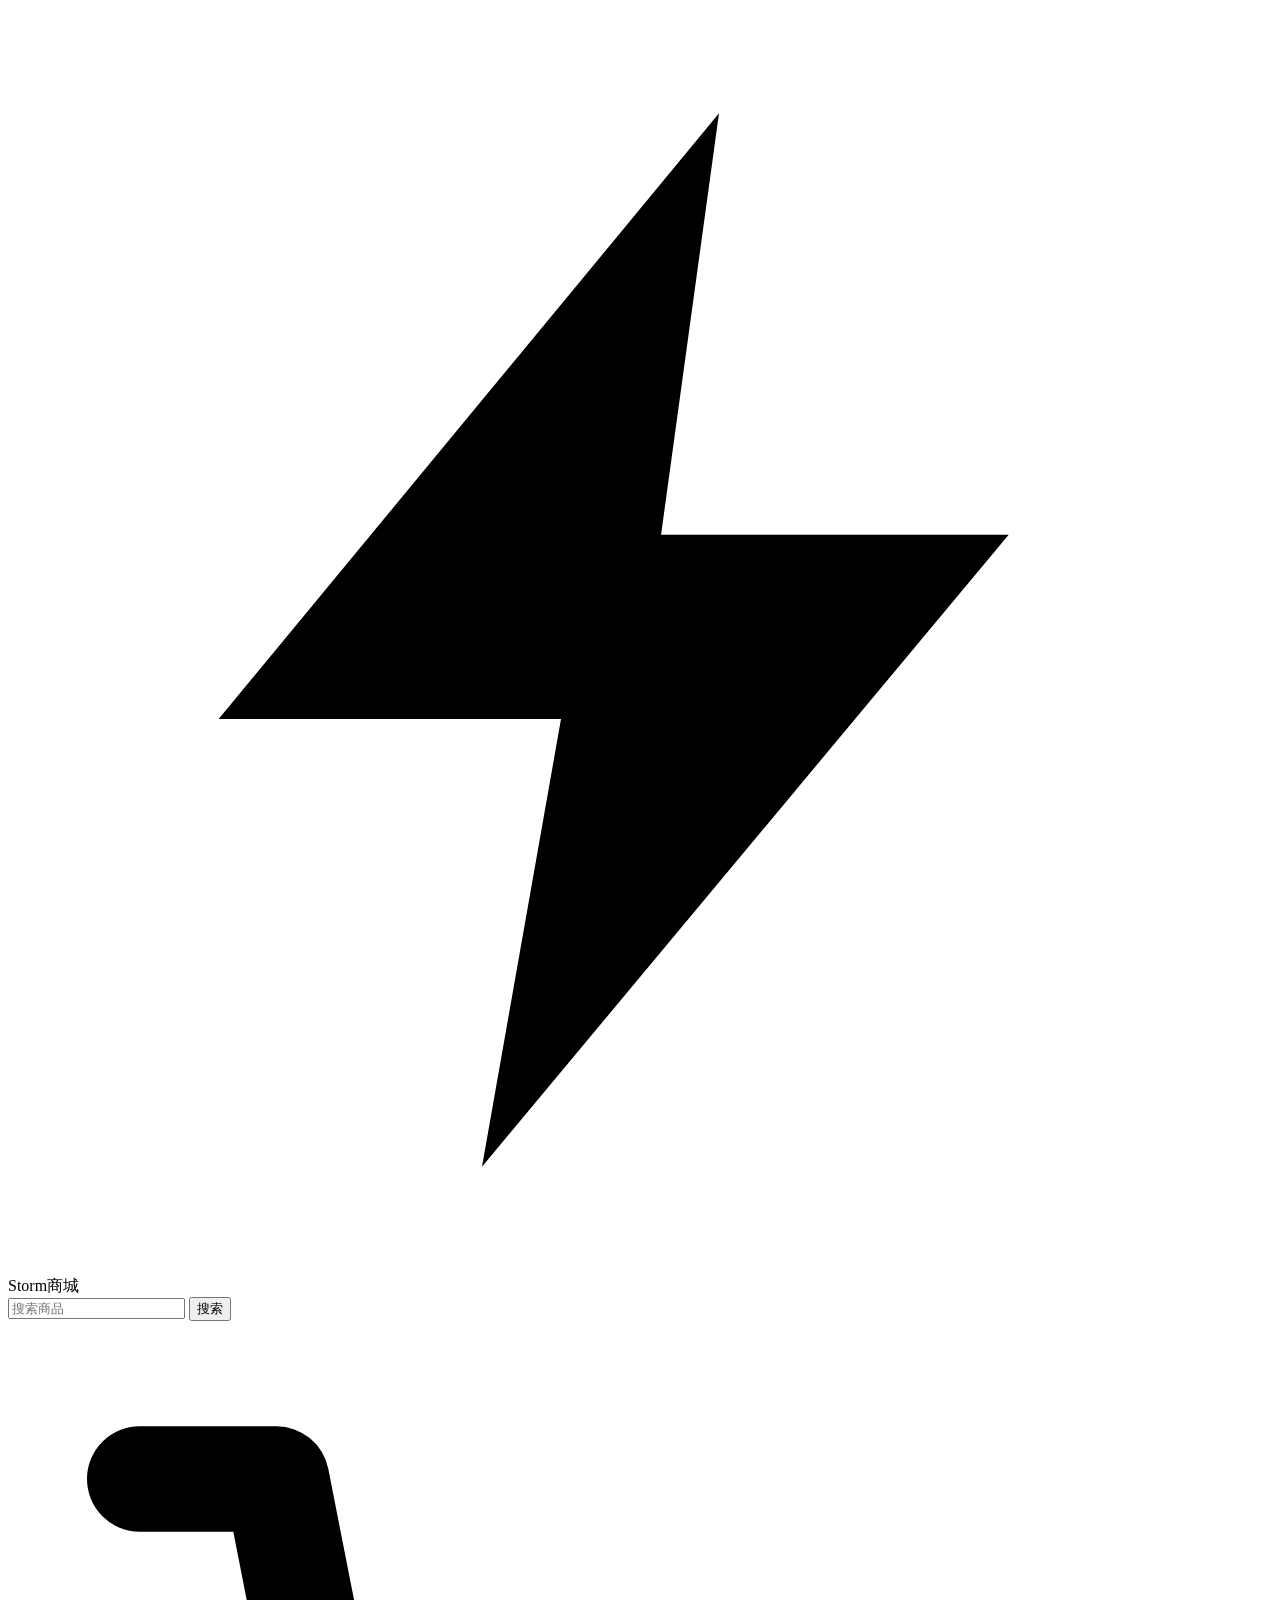
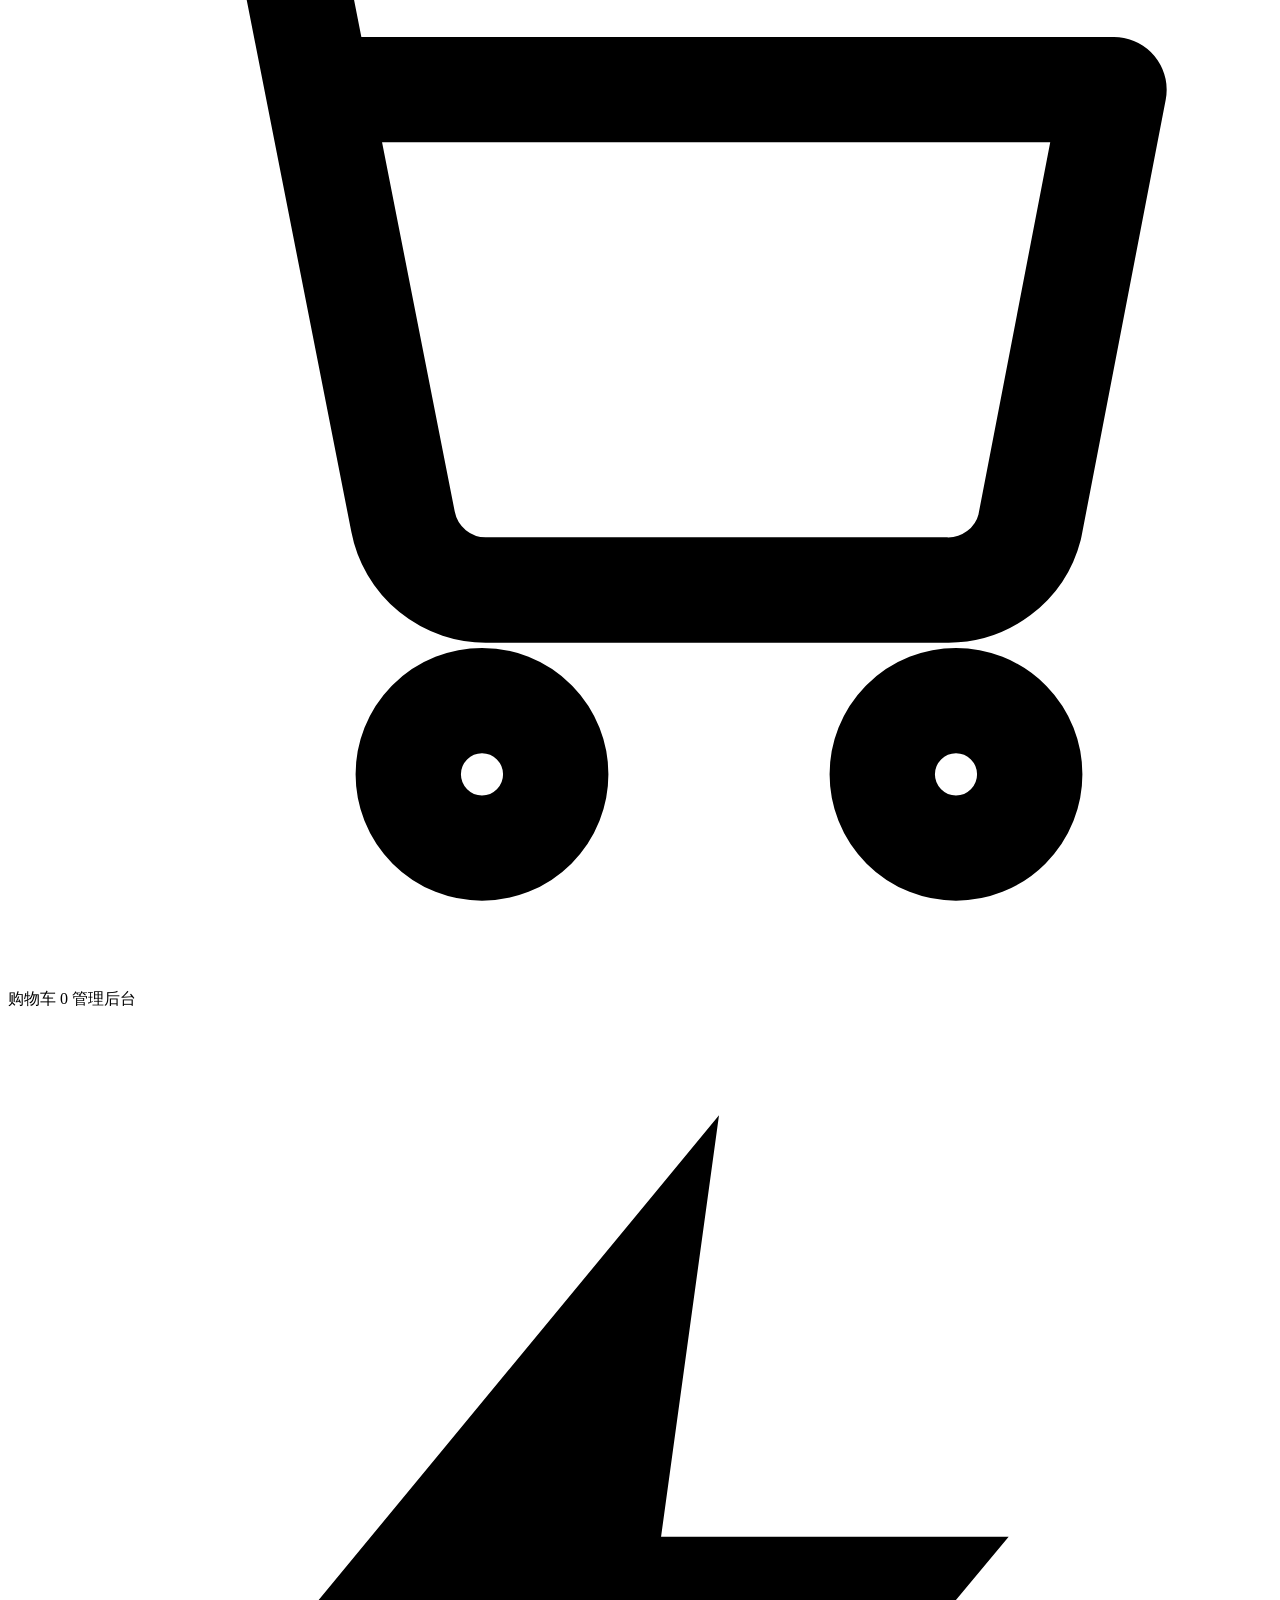
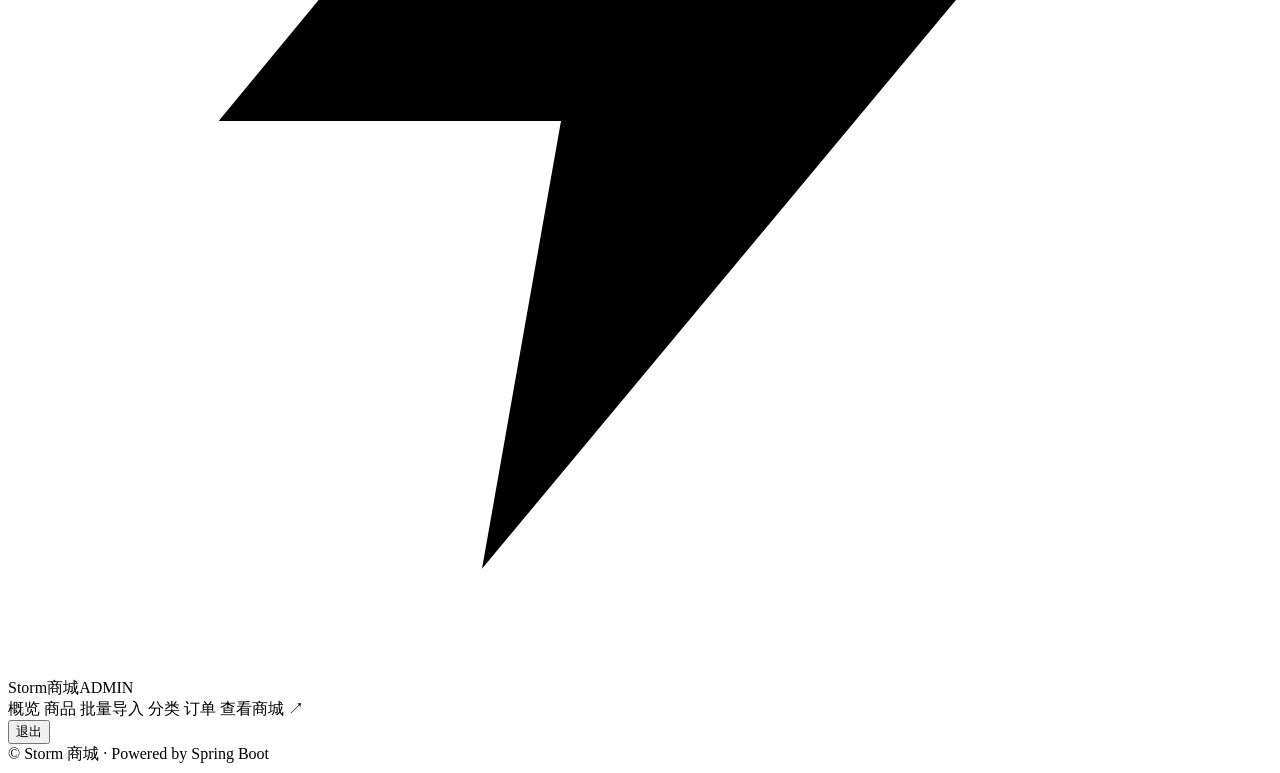
<file: src/main/resources/templates/fragments/layout.html>
<!DOCTYPE html>
<html lang="zh-CN" xmlns:th="http://www.thymeleaf.org" xmlns:sec="http://www.thymeleaf.org/extras/spring-security">
<head th:fragment="head(title)">
    <meta charset="UTF-8">
    <meta name="viewport" content="width=device-width, initial-scale=1">
    <title th:text="${title} + ' - Storm 商城'">Storm 商城</title>
    <meta name="theme-color" content="#f5f8fc">
    <link rel="icon" href="data:image/svg+xml,%3Csvg xmlns='http://www.w3.org/2000/svg' viewBox='0 0 32 32'%3E%3Cdefs%3E%3ClinearGradient id='g' x1='0' y1='0' x2='1' y2='1'%3E%3Cstop offset='0' stop-color='%2306b6d4'/%3E%3Cstop offset='.55' stop-color='%233b82f6'/%3E%3Cstop offset='1' stop-color='%238b5cf6'/%3E%3C/linearGradient%3E%3C/defs%3E%3Crect width='32' height='32' rx='9' fill='url(%23g)'/%3E%3Cpath d='M18 5 8 18h7l-2 9 11-14h-7.2L18 5z' fill='%23fff'/%3E%3C/svg%3E">
    <link rel="stylesheet" th:href="@{/css/app.css}">
</head>
<body>

<header th:fragment="storeHeader" class="topbar">
    <div class="container topbar-inner">
        <a class="brand" th:href="@{/}"><span class="logo-mark"><svg viewBox="0 0 24 24" fill="currentColor"><path d="M13.5 2 4 13.5h6.5L9 22l10-12h-6.6L13.5 2z"/></svg></span><span>Storm<span class="accent">商城</span></span></a>
        <form class="search" th:action="@{/}" method="get">
            <input type="search" name="q" th:value="${q}" placeholder="搜索商品">
            <button type="submit">搜索</button>
        </form>
        <nav class="topnav">
            <a th:href="@{/cart}"><svg viewBox="0 0 24 24" fill="none" stroke="currentColor" stroke-width="2" stroke-linecap="round" stroke-linejoin="round"><circle cx="9" cy="20" r="1.4"/><circle cx="18" cy="20" r="1.4"/><path d="M2.5 3h2.6l2.4 12.2a1.6 1.6 0 0 0 1.6 1.3h8.7a1.6 1.6 0 0 0 1.6-1.2L21 7H6"/></svg>购物车 <span class="badge" th:if="${cartCount > 0}" th:text="${cartCount}">0</span></a>
            <a sec:authorize="hasRole('ADMIN')" th:href="@{/admin}">管理后台</a>
        </nav>
    </div>
</header>

<header th:fragment="adminHeader(active)" class="topbar admin">
    <div class="container topbar-inner">
        <a class="brand" th:href="@{/admin}"><span class="logo-mark"><svg viewBox="0 0 24 24" fill="currentColor"><path d="M13.5 2 4 13.5h6.5L9 22l10-12h-6.6L13.5 2z"/></svg></span><span>Storm<span class="accent">商城</span></span><span class="console">ADMIN</span></a>
        <nav class="topnav">
            <a th:href="@{/admin}" th:classappend="${active == 'dashboard'} ? 'active'">概览</a>
            <a th:href="@{/admin/products}" th:classappend="${active == 'products'} ? 'active'">商品</a>
            <a th:href="@{/admin/products/import}" th:classappend="${active == 'import'} ? 'active'">批量导入</a>
            <a th:href="@{/admin/categories}" th:classappend="${active == 'categories'} ? 'active'">分类</a>
            <a th:href="@{/admin/orders}" th:classappend="${active == 'orders'} ? 'active'">订单</a>
            <a th:href="@{/}" target="_blank">查看商城 ↗</a>
            <form th:action="@{/admin/logout}" method="post" class="inline">
                <button type="submit" class="link">退出</button>
            </form>
        </nav>
    </div>
</header>

<div th:fragment="flash">
    <div class="alert success" th:if="${message}" th:text="${message}"></div>
    <div class="alert error" th:if="${error}" th:text="${error}"></div>
</div>

<footer th:fragment="footer" class="footer">
    <div class="container">© Storm 商城 · Powered by Spring Boot</div>
</footer>

</body>
</html>
</file>
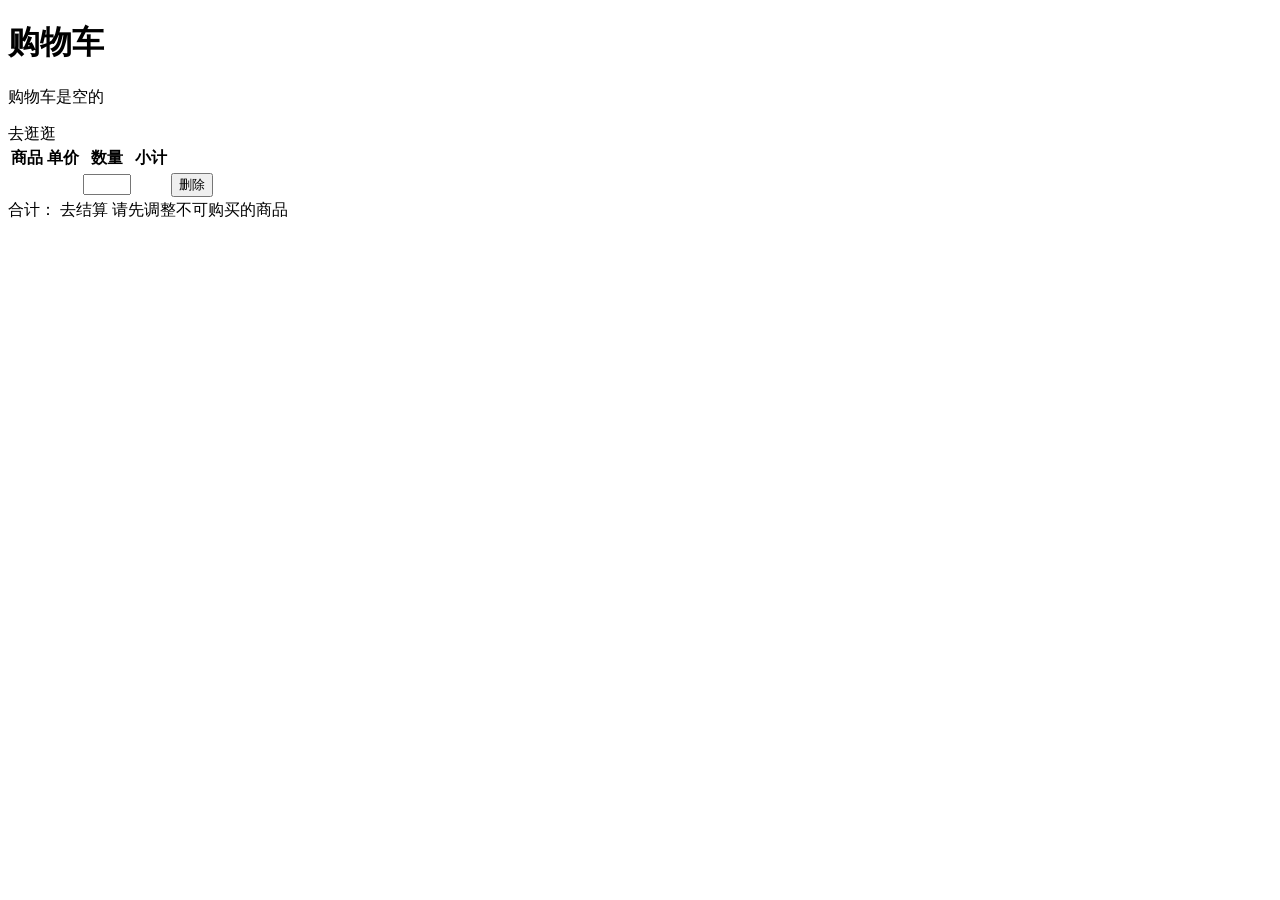
<file: src/main/resources/templates/store/cart.html>
<!DOCTYPE html>
<html lang="zh-CN" xmlns:th="http://www.thymeleaf.org">
<head th:replace="~{fragments/layout :: head('购物车')}"></head>
<body>
<header th:replace="~{fragments/layout :: storeHeader}"></header>
<main class="container">
    <h1>购物车</h1>
    <div class="card center" th:if="${cart.empty}">
        <p class="muted">购物车是空的</p>
        <a th:href="@{/}" class="btn">去逛逛</a>
    </div>
    <th:block th:unless="${cart.empty}">
        <div class="table-wrap card" style="padding:0">
            <table>
                <thead>
                <tr><th>商品</th><th class="num">单价</th><th>数量</th><th class="num">小计</th><th></th></tr>
                </thead>
                <tbody>
                <tr th:each="line : ${cart.lines}">
                    <td>
                        <div class="actions">
                            <img class="mini-thumb" th:src="${line.product.mainImage != null} ? ${line.product.mainImage} : @{/img/placeholder.svg}" alt="">
                            <div>
                                <a th:href="@{/products/{id}(id=${line.product.id})}" th:text="${line.product.name}"></a>
                                <div class="low-stock" th:unless="${line.available}"
                                     th:text="${!line.product.onSale} ? '已下架' : '库存不足，仅剩 ' + ${line.product.stock} + ' 件'"></div>
                            </div>
                        </div>
                    </td>
                    <td class="num" th:text="'¥' + ${#numbers.formatDecimal(line.product.price, 1, 2)}"></td>
                    <td>
                        <form th:action="@{/cart/update}" method="post" class="actions">
                            <input type="hidden" name="productId" th:value="${line.product.id}">
                            <input class="qty" type="number" name="quantity" th:value="${line.quantity}" min="0" max="99" onchange="this.form.submit()">
                        </form>
                    </td>
                    <td class="num" th:text="'¥' + ${#numbers.formatDecimal(line.subtotal, 1, 2)}"></td>
                    <td>
                        <form th:action="@{/cart/remove}" method="post" class="inline">
                            <input type="hidden" name="productId" th:value="${line.product.id}">
                            <button type="submit" class="link">删除</button>
                        </form>
                    </td>
                </tr>
                </tbody>
            </table>
        </div>
        <div class="card actions" style="justify-content:flex-end">
            <span>合计：<span class="price" th:text="'¥' + ${#numbers.formatDecimal(cart.total, 1, 2)}"></span></span>
            <a th:if="${cart.allAvailable}" th:href="@{/checkout}" class="btn">去结算</a>
            <span th:unless="${cart.allAvailable}" class="muted">请先调整不可购买的商品</span>
        </div>
    </th:block>
</main>
<footer th:replace="~{fragments/layout :: footer}"></footer>
</body>
</html>
</file>
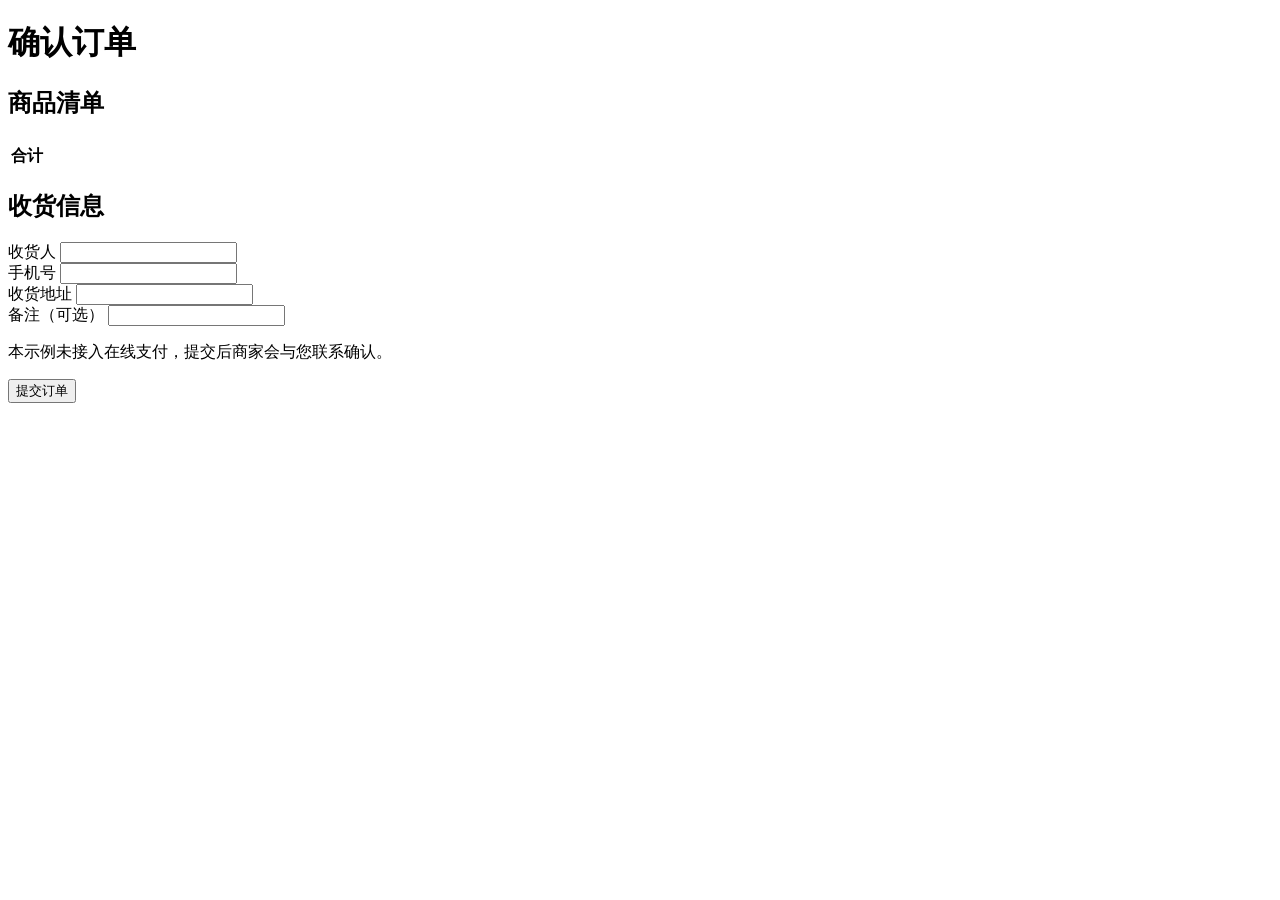
<file: src/main/resources/templates/store/checkout.html>
<!DOCTYPE html>
<html lang="zh-CN" xmlns:th="http://www.thymeleaf.org">
<head th:replace="~{fragments/layout :: head('确认订单')}"></head>
<body>
<header th:replace="~{fragments/layout :: storeHeader}"></header>
<main class="container narrow">
    <h1>确认订单</h1>
    <div th:replace="~{fragments/layout :: flash}"></div>
    <div class="card">
        <h2>商品清单</h2>
        <table>
            <tr th:each="line : ${cart.lines}">
                <td th:text="${line.product.name}"></td>
                <td class="num" th:text="'× ' + ${line.quantity}"></td>
                <td class="num" th:text="'¥' + ${#numbers.formatDecimal(line.subtotal, 1, 2)}"></td>
            </tr>
            <tr>
                <td colspan="2" class="num"><strong>合计</strong></td>
                <td class="num price" th:text="'¥' + ${#numbers.formatDecimal(cart.total, 1, 2)}"></td>
            </tr>
        </table>
    </div>
    <form class="card" th:action="@{/checkout}" th:object="${form}" method="post">
        <h2>收货信息</h2>
        <div class="grid-2">
            <div class="field">
                <label for="customerName">收货人</label>
                <input id="customerName" th:field="*{customerName}" required maxlength="50">
                <div class="err" th:errors="*{customerName}"></div>
            </div>
            <div class="field">
                <label for="phone">手机号</label>
                <input id="phone" th:field="*{phone}" required maxlength="30" inputmode="tel">
                <div class="err" th:errors="*{phone}"></div>
            </div>
        </div>
        <div class="field">
            <label for="address">收货地址</label>
            <input id="address" th:field="*{address}" required maxlength="300">
            <div class="err" th:errors="*{address}"></div>
        </div>
        <div class="field">
            <label for="note">备注（可选）</label>
            <input id="note" th:field="*{note}" maxlength="500">
        </div>
        <p class="muted">本示例未接入在线支付，提交后商家会与您联系确认。</p>
        <button type="submit">提交订单</button>
    </form>
</main>
<footer th:replace="~{fragments/layout :: footer}"></footer>
</body>
</html>
</file>
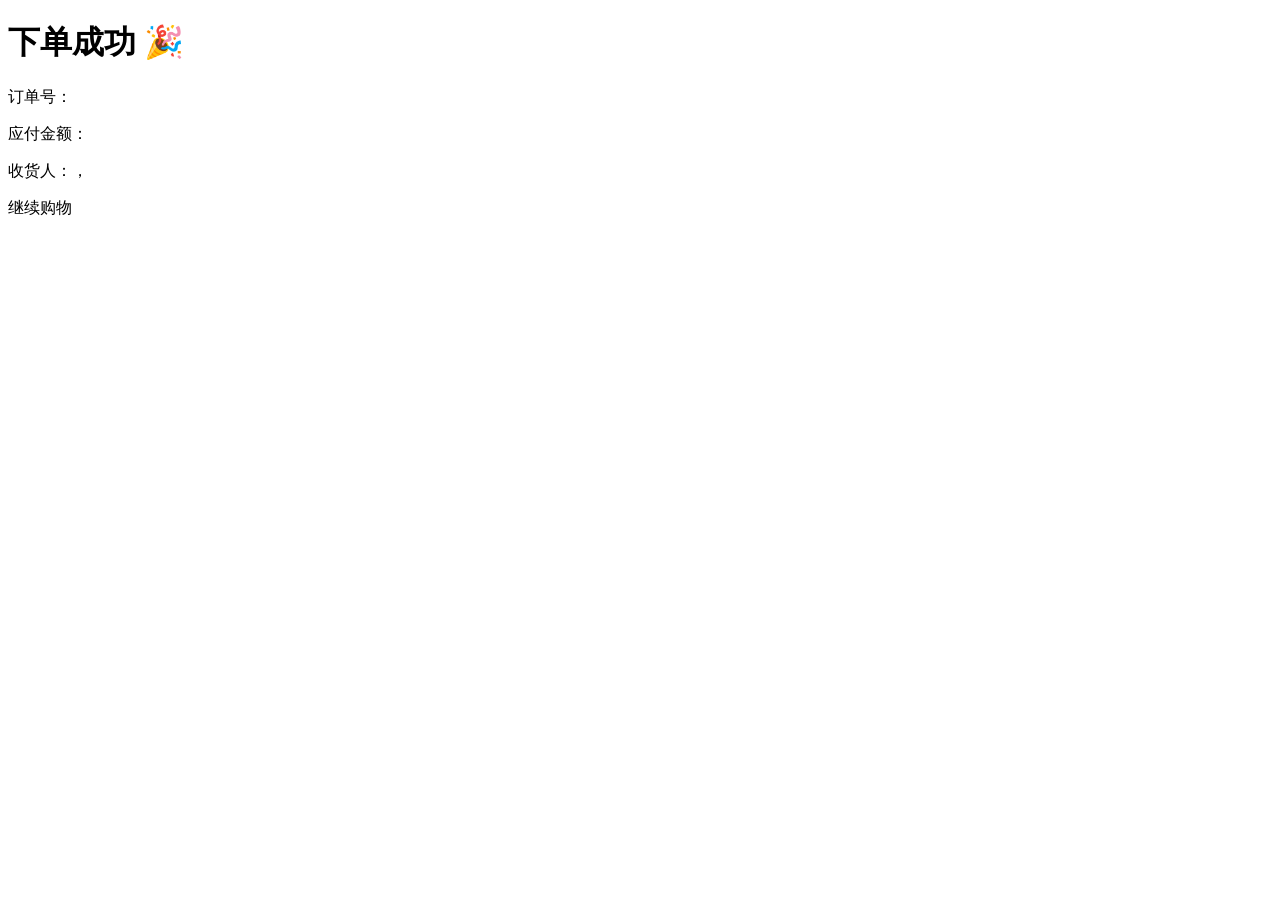
<file: src/main/resources/templates/store/order-success.html>
<!DOCTYPE html>
<html lang="zh-CN" xmlns:th="http://www.thymeleaf.org">
<head th:replace="~{fragments/layout :: head('下单成功')}"></head>
<body>
<header th:replace="~{fragments/layout :: storeHeader}"></header>
<main class="container narrow">
    <div class="card center">
        <h1>下单成功 🎉</h1>
        <p>订单号：<strong th:text="${order.orderNo}"></strong></p>
        <p>应付金额：<span class="price" th:text="'¥' + ${#numbers.formatDecimal(order.total, 1, 2)}"></span></p>
        <p class="muted">收货人：<span th:text="${order.customerName}"></span>，<span th:text="${order.address}"></span></p>
        <a th:href="@{/}" class="btn">继续购物</a>
    </div>
</main>
<footer th:replace="~{fragments/layout :: footer}"></footer>
</body>
</html>
</file>
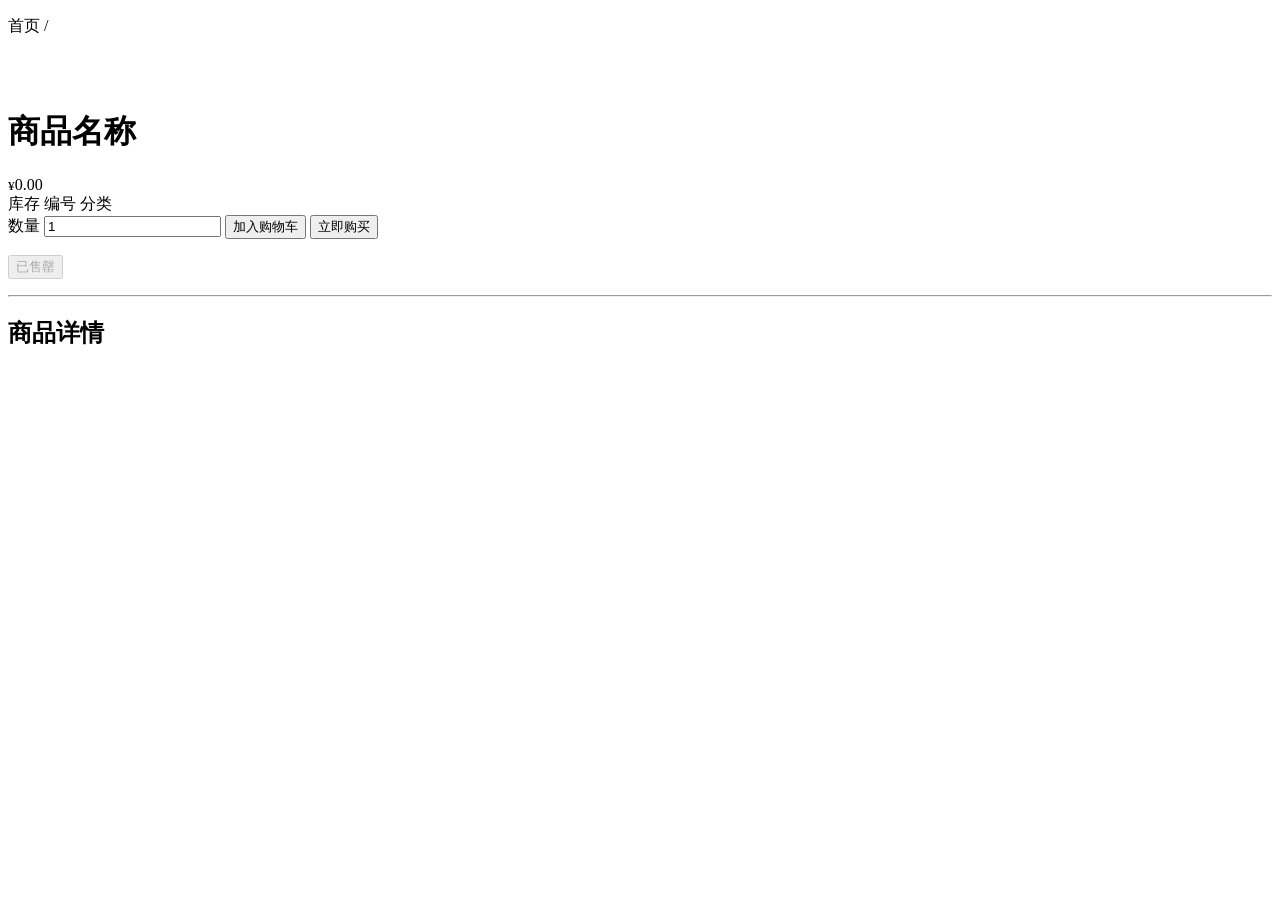
<file: src/main/resources/templates/store/product.html>
<!DOCTYPE html>
<html lang="zh-CN" xmlns:th="http://www.thymeleaf.org">
<head th:replace="~{fragments/layout :: head(${product.name})}"></head>
<body>
<header th:replace="~{fragments/layout :: storeHeader}"></header>
<main class="container">
    <div th:replace="~{fragments/layout :: flash}"></div>
    <p class="crumbs">
        <a th:href="@{/}">首页</a>
        <th:block th:if="${product.category}"> / <a th:href="@{/(category=${product.category.id})}" th:text="${product.category.name}"></a></th:block>
    </p>
    <div class="detail card">
        <div class="gallery">
            <div class="main">
                <img id="mainImage" th:src="${product.mainImage != null} ? ${product.mainImage} : @{/img/placeholder.svg}" th:alt="${product.name}">
            </div>
            <div class="thumbs" th:if="${product.imageUrls.size() > 1}">
                <img th:each="url, st : ${product.imageUrls}" th:src="${url}" th:classappend="${st.first} ? 'active'" alt="">
            </div>
        </div>
        <div>
            <h1 th:text="${product.name}">商品名称</h1>
            <div class="price-box">
                <span class="price"><small>¥</small><span th:text="${#numbers.formatDecimal(product.price, 1, 2)}">0.00</span></span>
                <span class="orig" th:if="${product.hasDiscount()}" th:text="'¥' + ${#numbers.formatDecimal(product.originalPrice, 1, 2)}"></span>
            </div>
            <div class="spec">
                <span>库存 <b th:text="${product.stock > 0} ? ${product.stock} : '已售罄'"></b></span>
                <span>编号 <b th:text="${product.sku}"></b></span>
                <span th:if="${product.category}">分类 <b th:text="${product.category.name}"></b></span>
            </div>
            <form th:if="${product.stock > 0}" th:action="@{/cart/add}" method="post" class="actions">
                <input type="hidden" name="productId" th:value="${product.id}">
                <label>数量 <input class="qty" type="number" name="quantity" value="1" min="1" th:max="${product.stock}"></label>
                <button type="submit" class="ghost">加入购物车</button>
                <button type="submit" name="buyNow" value="1">立即购买</button>
            </form>
            <p th:if="${product.stock <= 0}"><button disabled class="ghost">已售罄</button></p>
            <hr class="divider">
            <h2>商品详情</h2>
            <div class="description" th:text="${product.description ?: '暂无描述'}"></div>
        </div>
    </div>
</main>
<footer th:replace="~{fragments/layout :: footer}"></footer>
<script>
    document.querySelectorAll('.gallery .thumbs img').forEach(function (img) {
        img.addEventListener('click', function () {
            document.getElementById('mainImage').src = img.src;
            document.querySelectorAll('.gallery .thumbs img').forEach(function (i) { i.classList.remove('active'); });
            img.classList.add('active');
        });
    });
</script>
</body>
</html>
</file>
